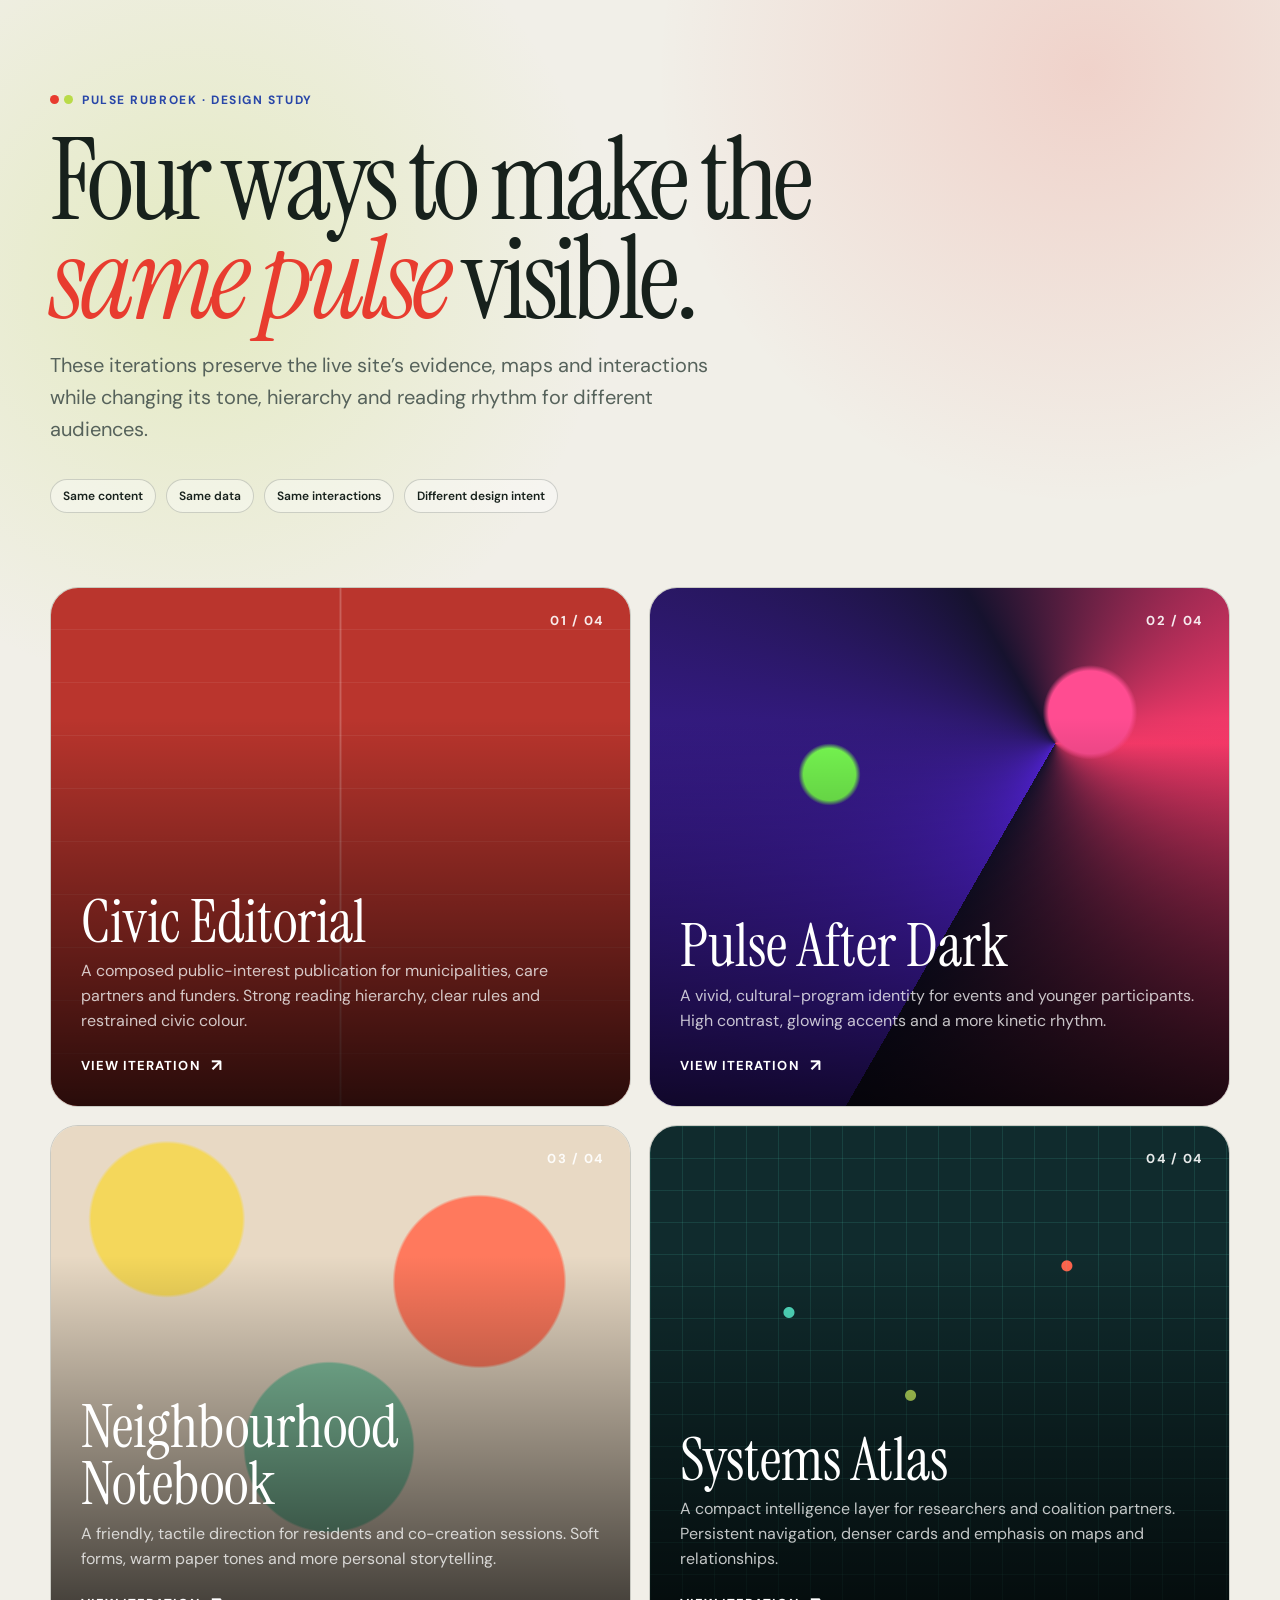
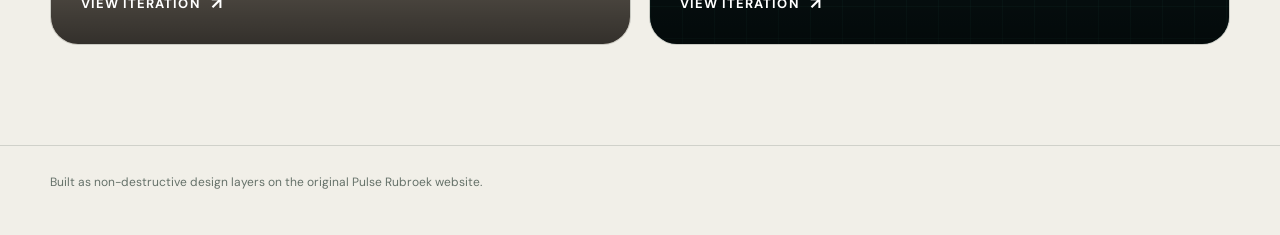
<file: index.html>
<!doctype html>
<html lang="en">
<head>
  <meta charset="utf-8">
  <meta name="viewport" content="width=device-width, initial-scale=1">
  <title>Pulse Rubroek — Design Iterations</title>
  <link rel="preconnect" href="https://fonts.googleapis.com">
  <link rel="preconnect" href="https://fonts.gstatic.com" crossorigin>
  <link href="https://fonts.googleapis.com/css2?family=DM+Sans:wght@400;500;600;700&family=Instrument+Serif:ital@0;1&display=swap" rel="stylesheet">
  <style>
    :root {
      --ink: #17211c;
      --paper: #f1efe8;
      --red: #e83c2f;
      --blue: #2846a8;
      --lime: #b9db48;
    }
    * { box-sizing: border-box; }
    html { scroll-behavior: smooth; }
    body {
      margin: 0;
      background:
        radial-gradient(circle at 15% 15%, rgba(185,219,72,.24), transparent 26rem),
        radial-gradient(circle at 85% 4%, rgba(232,60,47,.16), transparent 27rem),
        var(--paper);
      color: var(--ink);
      font-family: "DM Sans", sans-serif;
    }
    a { color: inherit; }
    .wrap { width: min(1180px, calc(100% - 40px)); margin: 0 auto; }
    header { padding: 88px 0 54px; }
    .eyebrow {
      display: inline-flex;
      align-items: center;
      gap: 9px;
      color: var(--blue);
      font-size: 12px;
      font-weight: 700;
      letter-spacing: .13em;
      text-transform: uppercase;
    }
    .eyebrow::before {
      content: "";
      width: 9px;
      height: 9px;
      border-radius: 50%;
      background: var(--red);
      box-shadow: 14px 0 0 var(--lime);
      margin-right: 14px;
    }
    h1 {
      max-width: 900px;
      margin: 22px 0 20px;
      font-family: "Instrument Serif", serif;
      font-size: clamp(54px, 9vw, 116px);
      font-weight: 400;
      line-height: .86;
      letter-spacing: -.045em;
    }
    h1 em { color: var(--red); font-weight: 400; }
    .intro {
      max-width: 680px;
      margin: 0;
      color: #56625b;
      font-size: clamp(16px, 2vw, 20px);
      line-height: 1.6;
    }
    .legend {
      display: flex;
      flex-wrap: wrap;
      gap: 10px;
      margin-top: 34px;
    }
    .legend span {
      padding: 8px 12px;
      border: 1px solid rgba(23,33,28,.18);
      border-radius: 999px;
      background: rgba(255,255,255,.38);
      font-size: 12px;
      font-weight: 600;
    }
    main { padding: 20px 0 100px; }
    .grid {
      display: grid;
      grid-template-columns: repeat(2, minmax(0, 1fr));
      gap: 18px;
    }
    .card {
      position: relative;
      min-height: 520px;
      overflow: hidden;
      border: 1px solid rgba(23,33,28,.18);
      border-radius: 28px;
      text-decoration: none;
      isolation: isolate;
      transition: transform .35s cubic-bezier(.2,.8,.2,1), box-shadow .35s ease;
    }
    .card:hover {
      transform: translateY(-7px) rotate(-.3deg);
      box-shadow: 0 28px 70px rgba(32,38,34,.16);
    }
    .card:nth-child(even):hover { transform: translateY(-7px) rotate(.3deg); }
    .card-bg {
      position: absolute;
      inset: 0;
      z-index: -2;
    }
    .card::after {
      content: "";
      position: absolute;
      inset: 0;
      z-index: -1;
      background: linear-gradient(180deg, transparent 25%, rgba(0,0,0,.78));
    }
    .card-content {
      position: absolute;
      inset: auto 0 0;
      padding: 30px;
      color: white;
    }
    .number {
      position: absolute;
      top: 24px;
      right: 26px;
      color: rgba(255,255,255,.9);
      font-size: 13px;
      font-weight: 700;
      letter-spacing: .12em;
    }
    .card h2 {
      margin: 0 0 8px;
      font-family: "Instrument Serif", serif;
      font-size: clamp(36px, 5vw, 60px);
      font-weight: 400;
      line-height: .96;
    }
    .card p {
      max-width: 48ch;
      margin: 0 0 20px;
      color: rgba(255,255,255,.76);
      line-height: 1.55;
    }
    .open {
      display: inline-flex;
      align-items: center;
      gap: 10px;
      font-size: 13px;
      font-weight: 700;
      text-transform: uppercase;
      letter-spacing: .08em;
    }
    .open::after { content: "↗"; font-size: 17px; }
    .editorial .card-bg {
      background:
        linear-gradient(90deg, transparent 49.7%, rgba(255,255,255,.22) 50%, transparent 50.3%),
        repeating-linear-gradient(0deg, transparent 0 52px, rgba(255,255,255,.13) 53px),
        #ba352d;
    }
    .night .card-bg {
      background:
        radial-gradient(circle at 76% 24%, #ff4c91 0 7%, transparent 8%),
        radial-gradient(circle at 31% 36%, #7aff53 0 5%, transparent 6%),
        conic-gradient(from 210deg at 70% 30%, #5323d8, #16122e, #ff3b6c, #16122e);
    }
    .neighbourhood .card-bg {
      background:
        radial-gradient(circle at 20% 18%, #f4d75b 0 12%, transparent 12.5%),
        radial-gradient(circle at 74% 30%, #ff795d 0 15%, transparent 15.5%),
        radial-gradient(circle at 48% 62%, #86c7a4 0 19%, transparent 19.5%),
        #e8d9c4;
    }
    .atlas .card-bg {
      background:
        linear-gradient(rgba(83,228,197,.12) 1px, transparent 1px),
        linear-gradient(90deg, rgba(83,228,197,.12) 1px, transparent 1px),
        radial-gradient(circle at 72% 27%, #ff644d 0 5px, transparent 6px),
        radial-gradient(circle at 45% 52%, #c7ef63 0 5px, transparent 6px),
        radial-gradient(circle at 24% 36%, #53e4c5 0 5px, transparent 6px),
        #102b2d;
      background-size: 32px 32px, 32px 32px, auto, auto, auto, auto;
    }
    footer {
      padding: 28px 0 45px;
      border-top: 1px solid rgba(23,33,28,.15);
      color: #657169;
      font-size: 12px;
    }
    @media (max-width: 760px) {
      header { padding-top: 58px; }
      .grid { grid-template-columns: 1fr; }
      .card { min-height: 430px; }
    }
  </style>
</head>
<body>
  <header class="wrap">
    <div class="eyebrow">Pulse Rubroek · design study</div>
    <h1>Four ways to make the <em>same pulse</em> visible.</h1>
    <p class="intro">These iterations preserve the live site’s evidence, maps and interactions while changing its tone, hierarchy and reading rhythm for different audiences.</p>
    <div class="legend">
      <span>Same content</span>
      <span>Same data</span>
      <span>Same interactions</span>
      <span>Different design intent</span>
    </div>
  </header>
  <main class="wrap">
    <div class="grid">
      <a class="card editorial" href="variants/editorial.html">
        <div class="card-bg"></div><span class="number">01 / 04</span>
        <div class="card-content">
          <h2>Civic Editorial</h2>
          <p>A composed public-interest publication for municipalities, care partners and funders. Strong reading hierarchy, clear rules and restrained civic colour.</p>
          <span class="open">View iteration</span>
        </div>
      </a>
      <a class="card night" href="variants/night.html">
        <div class="card-bg"></div><span class="number">02 / 04</span>
        <div class="card-content">
          <h2>Pulse After Dark</h2>
          <p>A vivid, cultural-program identity for events and younger participants. High contrast, glowing accents and a more kinetic rhythm.</p>
          <span class="open">View iteration</span>
        </div>
      </a>
      <a class="card neighbourhood" href="variants/neighbourhood.html">
        <div class="card-bg"></div><span class="number">03 / 04</span>
        <div class="card-content">
          <h2>Neighbourhood Notebook</h2>
          <p>A friendly, tactile direction for residents and co-creation sessions. Soft forms, warm paper tones and more personal storytelling.</p>
          <span class="open">View iteration</span>
        </div>
      </a>
      <a class="card atlas" href="variants/atlas.html">
        <div class="card-bg"></div><span class="number">04 / 04</span>
        <div class="card-content">
          <h2>Systems Atlas</h2>
          <p>A compact intelligence layer for researchers and coalition partners. Persistent navigation, denser cards and emphasis on maps and relationships.</p>
          <span class="open">View iteration</span>
        </div>
      </a>
    </div>
  </main>
  <footer><div class="wrap">Built as non-destructive design layers on the original Pulse Rubroek website.</div></footer>
</body>
</html>
</file>
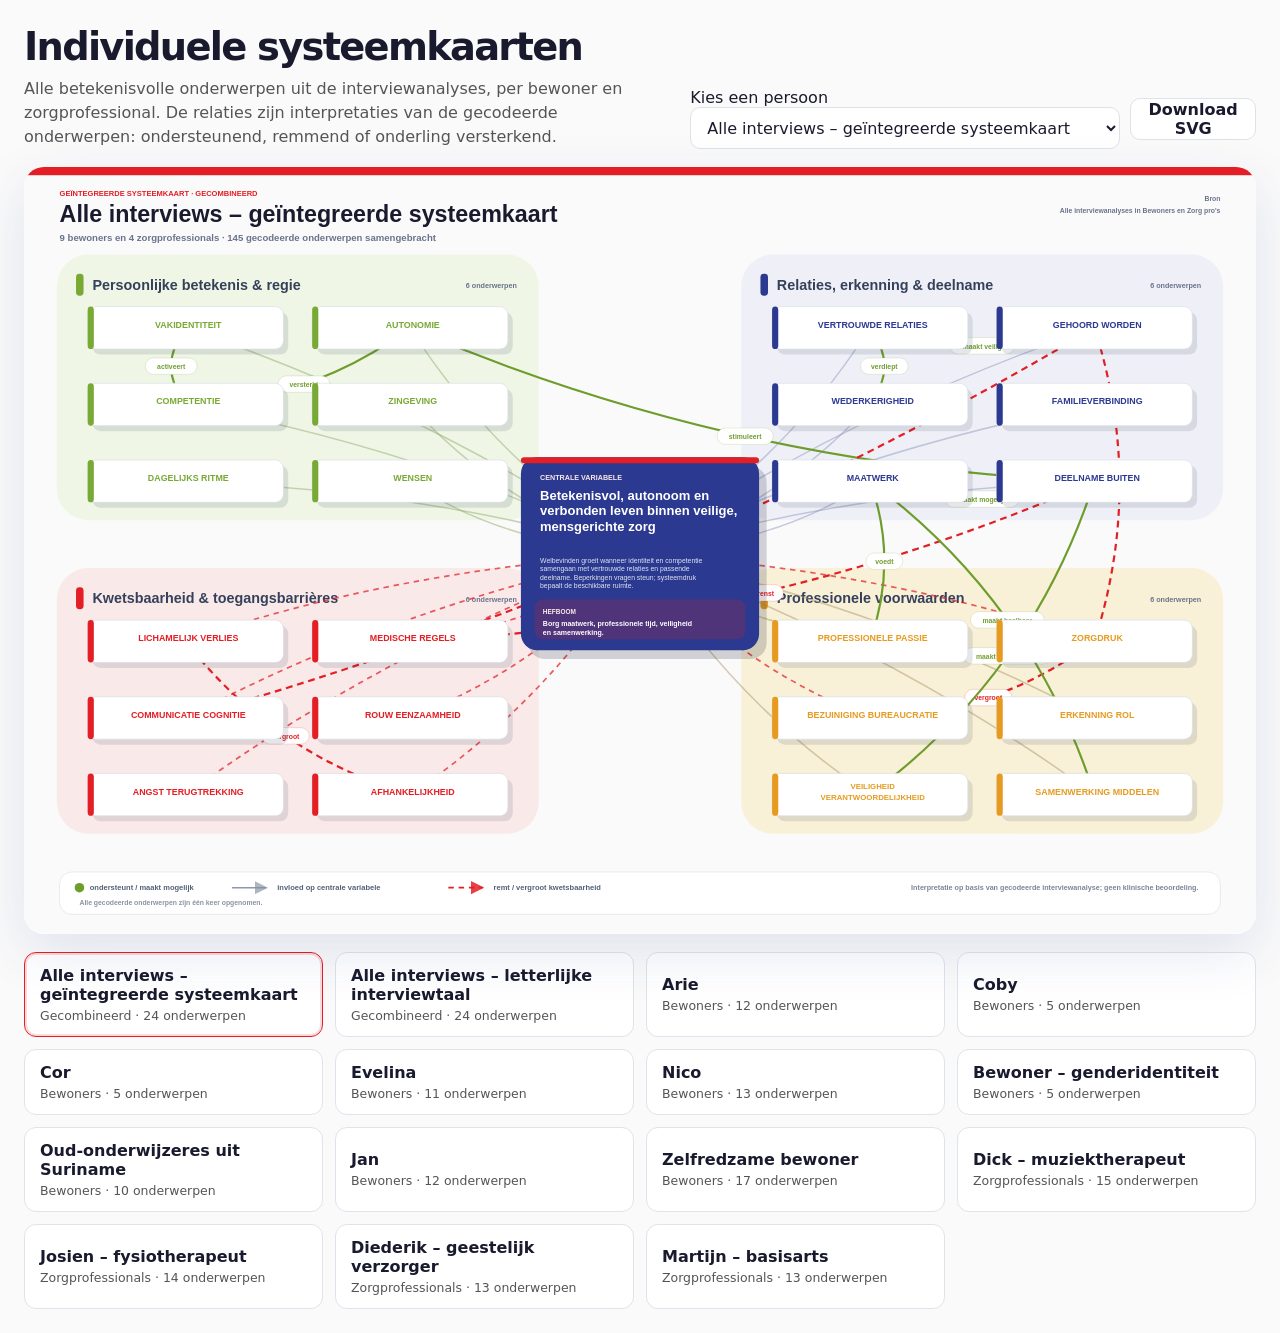
<file: source/individual-system-maps/index.html>
<!doctype html>
<html lang="nl">
  <head>
    <meta charset="utf-8" />
    <meta name="viewport" content="width=device-width, initial-scale=1" />
    <title>Individuele systeemkaarten – bewoners en zorgprofessionals</title>
    <link rel="stylesheet" href="styles.css" />
  </head>
  <body>
    <main class="atlas">
      <header class="atlas-header">
        <div class="atlas-title">
          <h1>Individuele systeemkaarten</h1>
          <p>
            Alle betekenisvolle onderwerpen uit de interviewanalyses, per bewoner en
            zorgprofessional. De relaties zijn interpretaties van de gecodeerde onderwerpen:
            ondersteunend, remmend of onderling versterkend.
          </p>
        </div>
        <div class="atlas-controls">
          <label>
            <span class="sr-only">Kies een persoon</span>
            <select id="mapSelect" aria-label="Kies een persoon"></select>
          </label>
          <button id="downloadSvg" type="button">Download SVG</button>
        </div>
      </header>
      <section class="map-workspace">
        <div class="map-stage" id="mapStage" aria-live="polite"></div>
        <aside class="detail-panel" id="detailPanel" hidden aria-live="polite" aria-label="Onderwerpinformatie">
          <button class="detail-close" id="detailClose" type="button" aria-label="Sluit onderwerpinformatie">×</button>
          <p class="detail-kicker" id="detailTheme"></p>
          <h2 id="detailTitle"></h2>
          <p class="detail-meaning" id="detailMeaning"></p>
          <section class="detail-context">
            <h3>Interviewcontext</h3>
            <p class="detail-context-person" id="detailContextPerson"></p>
            <p id="detailContext"></p>
          </section>
          <dl class="detail-facts">
            <div id="detailAnalyticalRow">
              <dt>Analytische systeemterm</dt>
              <dd id="detailAnalytical"></dd>
            </div>
            <div>
              <dt>Invloed</dt>
              <dd id="detailInfluence"></dd>
            </div>
            <div>
              <dt>Centrale variabele</dt>
              <dd id="detailCenter"></dd>
            </div>
          </dl>
          <section class="detail-relations" id="detailRelationsSection">
            <h3>Verbonden relaties</h3>
            <ul id="detailRelations"></ul>
          </section>
          <p class="detail-source" id="detailSource"></p>
        </aside>
      </section>
      <nav class="map-index" id="mapIndex" aria-label="Alle systeemkaarten"></nav>
    </main>
    <script src="maps-data.js"></script>
    <script src="app.js"></script>
  </body>
</html>
</file>
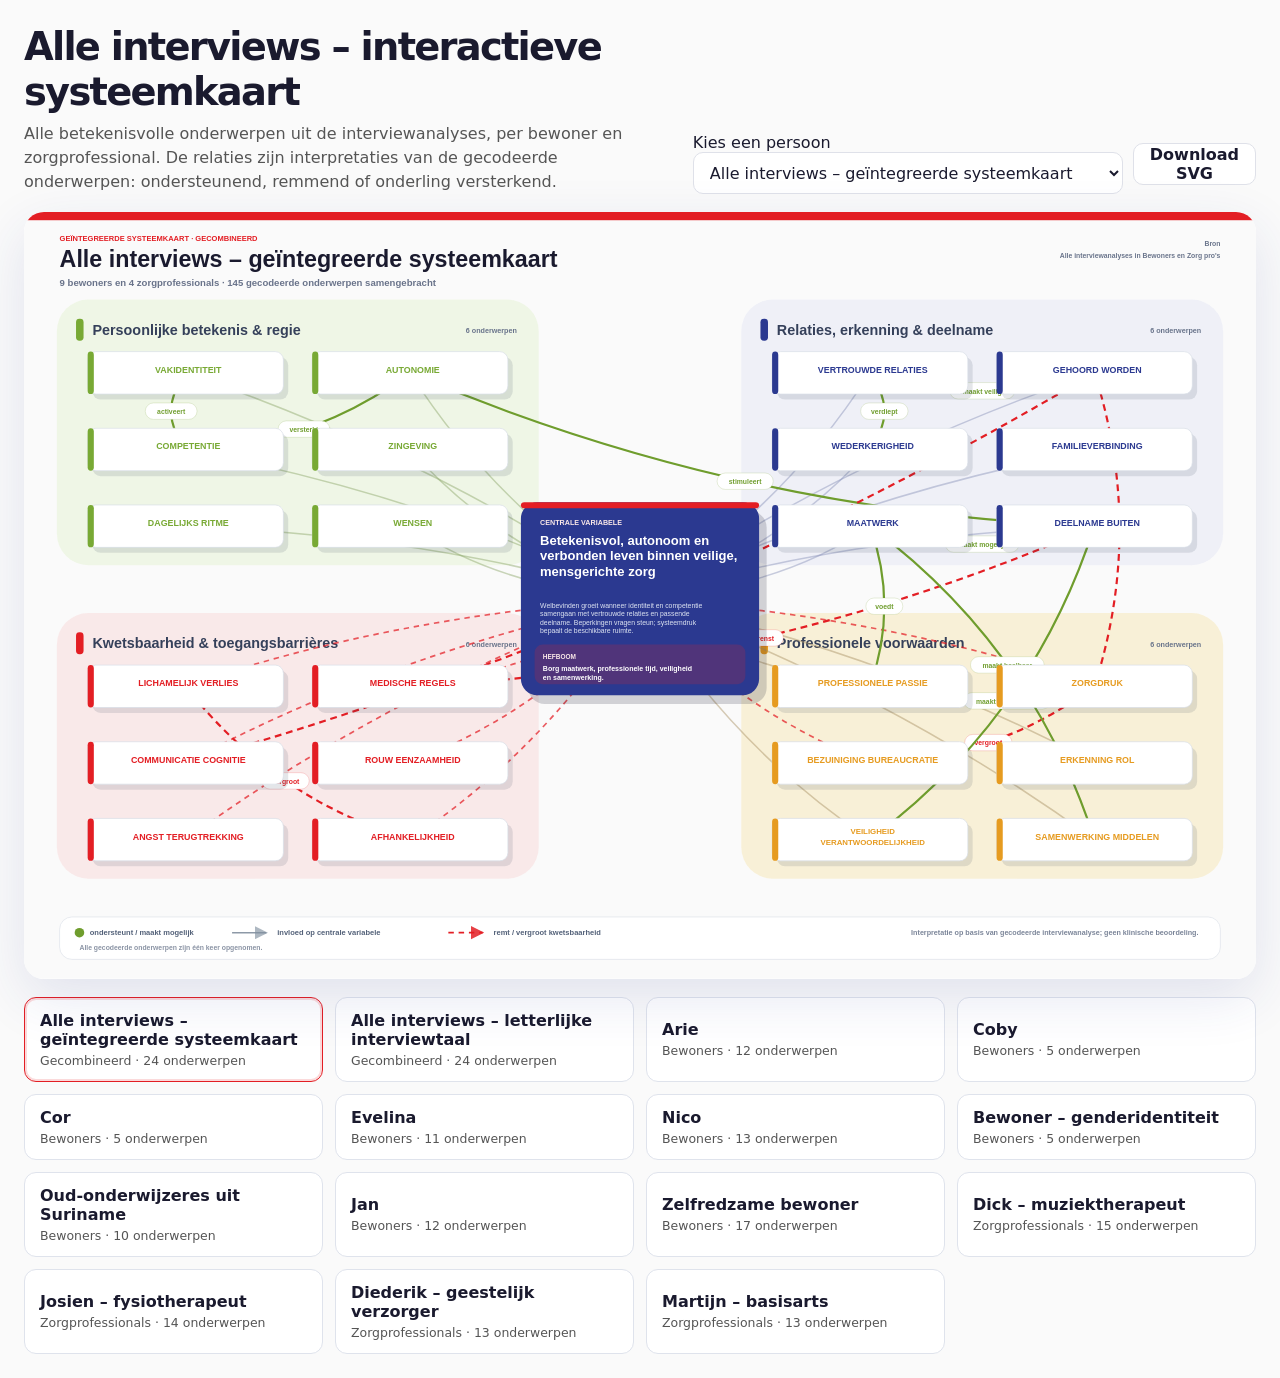
<file: source/individual-system-maps/Combined_System_Map_Interactive.html>
<!doctype html>
<html lang="nl">
  <head>
    <meta charset="utf-8" />
    <meta name="viewport" content="width=device-width, initial-scale=1" />
    <title>Alle interviews – interactieve systeemkaart</title>
    <style>
:root {
  color-scheme: light;
  font-family: Inter, ui-sans-serif, system-ui, -apple-system, BlinkMacSystemFont, "Segoe UI", sans-serif;
  --ink: #1a1a2e;
  --muted: #555555;
  --navy: #2b3990;
  --aqua: #e31e24;
  --surface: #ffffff;
  --line: #a8b2bf;
  --danger: #e31e24;
}

* {
  box-sizing: border-box;
}

html,
body {
  margin: 0;
  min-height: 100%;
  background: #fafafa;
  color: var(--ink);
}

body {
  padding: 24px;
}

button,
select {
  font: inherit;
}

.atlas {
  max-width: 1800px;
  margin: 0 auto;
}

.atlas-header {
  display: flex;
  align-items: end;
  justify-content: space-between;
  gap: 24px;
  margin-bottom: 18px;
}

.atlas-title h1 {
  margin: 0;
  font-size: clamp(1.7rem, 3vw, 3rem);
  letter-spacing: -0.045em;
}

.atlas-title p {
  max-width: 850px;
  margin: 8px 0 0;
  color: var(--muted);
  line-height: 1.5;
}

.atlas-controls {
  display: flex;
  align-items: center;
  gap: 10px;
}

.atlas-controls select,
.atlas-controls button {
  min-height: 42px;
  border: 1px solid #dfe1e9;
  border-radius: 10px;
  background: white;
  color: var(--ink);
}

.atlas-controls select {
  min-width: 320px;
  padding: 0 12px;
}

.atlas-controls button {
  padding: 0 16px;
  font-weight: 750;
  cursor: pointer;
}

.map-workspace {
  position: relative;
}

.map-stage {
  overflow: auto;
  border-radius: 20px;
  background: white;
  box-shadow: 0 18px 55px rgba(43, 57, 144, 0.12);
}

.map-stage svg {
  display: block;
  width: 100%;
  min-width: 1200px;
  height: auto;
}

.map-node {
  cursor: pointer;
  outline: none;
}

.map-node .node-card {
  transition: stroke 150ms ease, stroke-width 150ms ease, filter 150ms ease;
}

.map-node:hover .node-card,
.map-node:focus .node-card,
.map-node.selected .node-card {
  stroke: #e31e24;
  stroke-width: 3;
  filter: drop-shadow(0 5px 8px rgba(227, 30, 36, 0.18));
}

.map-stage .map-node,
.map-stage .map-connection {
  transition: opacity 180ms ease, filter 180ms ease;
}

.map-stage.connection-focus .map-node,
.map-stage.connection-focus .map-connection {
  opacity: 0.1;
}

.map-stage.connection-focus .map-node.connection-active,
.map-stage.connection-focus .map-node.selected,
.map-stage.connection-focus .map-connection.connection-active {
  opacity: 1;
}

.map-stage.connection-focus .map-connection.connection-active {
  filter: drop-shadow(0 0 4px rgba(30, 52, 84, 0.3));
}

.map-stage.connection-focus .map-node.connection-active .node-card {
  stroke: #e31e24;
  stroke-width: 2.5;
}

.detail-panel {
  position: absolute;
  z-index: 5;
  top: 18px;
  right: 18px;
  width: min(390px, calc(100% - 36px));
  max-height: calc(100% - 36px);
  overflow: auto;
  padding: 26px;
  border: 1px solid #d9dee8;
  border-radius: 18px;
  background: rgba(255, 255, 255, 0.98);
  box-shadow: 0 22px 60px rgba(31, 43, 68, 0.24);
}

.detail-panel[hidden] {
  display: none;
}

.detail-close {
  position: absolute;
  top: 12px;
  right: 14px;
  width: 34px;
  height: 34px;
  border: 0;
  border-radius: 50%;
  background: #eff1f5;
  color: var(--ink);
  font-size: 1.45rem;
  line-height: 1;
  cursor: pointer;
}

.detail-kicker {
  margin: 0 42px 6px 0;
  color: #e31e24;
  font-size: 0.7rem;
  font-weight: 850;
  letter-spacing: 0.055em;
  text-transform: uppercase;
}

.detail-panel h2 {
  margin: 0;
  font-size: 1.65rem;
  line-height: 1.1;
  letter-spacing: -0.03em;
}

.detail-meaning {
  margin: 14px 0 18px;
  color: #45536d;
  font-size: 1rem;
  line-height: 1.55;
}

.detail-context {
  margin: 0 0 18px;
  padding: 13px 14px;
  border-left: 4px solid #2b3990;
  border-radius: 9px;
  background: #eef0f8;
}

.detail-context h3 {
  margin: 0 0 7px;
  color: #2b3990;
  font-size: 0.72rem;
  font-weight: 850;
  letter-spacing: 0.04em;
  text-transform: uppercase;
}

.detail-context p {
  margin: 0;
  color: #536079;
  font-size: 0.8rem;
  line-height: 1.45;
}

.detail-context .detail-context-person {
  margin-bottom: 5px;
  color: #303d59;
  font-weight: 800;
}

.detail-facts {
  display: grid;
  gap: 10px;
  margin: 0;
}

.detail-facts div {
  padding: 11px 13px;
  border-radius: 10px;
  background: #f3f5f8;
}

.detail-facts dt {
  color: #778197;
  font-size: 0.67rem;
  font-weight: 850;
  letter-spacing: 0.04em;
  text-transform: uppercase;
}

.detail-facts dd {
  margin: 4px 0 0;
  color: var(--ink);
  font-size: 0.87rem;
  font-weight: 700;
  line-height: 1.35;
}

.detail-relations {
  margin-top: 18px;
}

.detail-relations h3 {
  margin: 0 0 8px;
  font-size: 0.85rem;
}

.detail-relations ul {
  display: grid;
  gap: 7px;
  margin: 0;
  padding: 0;
  list-style: none;
}

.detail-relations li {
  padding: 9px 11px;
  border-left: 4px solid #8dc63f;
  border-radius: 7px;
  background: #f6f8fa;
  color: #4b5870;
  font-size: 0.8rem;
  line-height: 1.35;
}

.detail-relations li.negative {
  border-left-color: #e31e24;
}

.detail-source {
  margin: 18px 0 0;
  color: #8992a3;
  font-size: 0.7rem;
  line-height: 1.35;
}

.map-index {
  display: grid;
  grid-template-columns: repeat(auto-fill, minmax(260px, 1fr));
  gap: 12px;
  margin-top: 18px;
}

.map-index button {
  border: 1px solid #dfe3ec;
  border-radius: 12px;
  padding: 13px 15px;
  text-align: left;
  background: white;
  color: var(--ink);
  cursor: pointer;
}

.map-index button.active {
  border-color: var(--aqua);
  box-shadow: inset 0 0 0 2px rgba(227, 30, 36, 0.16);
}

.map-index span {
  display: block;
  margin-top: 4px;
  color: var(--muted);
  font-size: 0.78rem;
}

body.export-mode {
  padding: 0;
  background: white;
}

body.export-mode .atlas-header,
body.export-mode .map-index {
  display: none;
}

body.export-mode .atlas {
  width: 1800px;
  max-width: none;
  margin: 0;
}

body.export-mode .map-stage {
  overflow: hidden;
  border-radius: 0;
  box-shadow: none;
}

body.export-mode .detail-panel {
  display: none;
}

body.export-mode .map-stage svg {
  width: 1800px;
  min-width: 1800px;
  height: 1120px;
}

@media (max-width: 900px) {
  body {
    padding: 12px;
  }

  .atlas-header {
    align-items: stretch;
    flex-direction: column;
  }

  .atlas-controls {
    align-items: stretch;
    flex-direction: column;
  }

  .atlas-controls select {
    min-width: 0;
    width: 100%;
  }

  .detail-panel {
    position: fixed;
    top: auto;
    right: 12px;
    bottom: 12px;
    left: 12px;
    width: auto;
    max-height: 72vh;
  }
}

</style>
  </head>
  <body>
    <main class="atlas">
      <header class="atlas-header">
        <div class="atlas-title">
          <h1>Alle interviews – interactieve systeemkaart</h1>
          <p>
            Alle betekenisvolle onderwerpen uit de interviewanalyses, per bewoner en
            zorgprofessional. De relaties zijn interpretaties van de gecodeerde onderwerpen:
            ondersteunend, remmend of onderling versterkend.
          </p>
        </div>
        <div class="atlas-controls">
          <label>
            <span class="sr-only">Kies een persoon</span>
            <select id="mapSelect" aria-label="Kies een persoon"></select>
          </label>
          <button id="downloadSvg" type="button">Download SVG</button>
        </div>
      </header>
      <section class="map-workspace">
        <div class="map-stage" id="mapStage" aria-live="polite"></div>
        <aside class="detail-panel" id="detailPanel" hidden aria-live="polite" aria-label="Onderwerpinformatie">
          <button class="detail-close" id="detailClose" type="button" aria-label="Sluit onderwerpinformatie">×</button>
          <p class="detail-kicker" id="detailTheme"></p>
          <h2 id="detailTitle"></h2>
          <p class="detail-meaning" id="detailMeaning"></p>
          <section class="detail-context">
            <h3>Interviewcontext</h3>
            <p class="detail-context-person" id="detailContextPerson"></p>
            <p id="detailContext"></p>
          </section>
          <dl class="detail-facts">
            <div id="detailAnalyticalRow">
              <dt>Analytische systeemterm</dt>
              <dd id="detailAnalytical"></dd>
            </div>
            <div>
              <dt>Invloed</dt>
              <dd id="detailInfluence"></dd>
            </div>
            <div>
              <dt>Centrale variabele</dt>
              <dd id="detailCenter"></dd>
            </div>
          </dl>
          <section class="detail-relations" id="detailRelationsSection">
            <h3>Verbonden relaties</h3>
            <ul id="detailRelations"></ul>
          </section>
          <p class="detail-source" id="detailSource"></p>
        </aside>
      </section>
      <nav class="map-index" id="mapIndex" aria-label="Alle systeemkaarten"></nav>
    </main>
    <script>
window.INDIVIDUAL_SYSTEM_MAPS = [
  {
    id: "alle-interviews",
    group: "Gecombineerd",
    name: "Alle interviews – geïntegreerde systeemkaart",
    subtitle: "9 bewoners en 4 zorgprofessionals · 145 gecodeerde onderwerpen samengebracht",
    interviewContext: "De kaart combineert negen bewonersperspectieven en vier professionele perspectieven uit woonzorgcentrum Rubroek. De gesprekken gaan over identiteit, dagelijks leven, relaties, verlies, autonomie, professionele ruimte, veiligheid en mogelijkheden voor betekenisvolle deelname.",
    center: "Betekenisvol, autonoom en verbonden leven binnen veilige, mensgerichte zorg",
    story: "Welbevinden groeit wanneer identiteit en competentie samengaan met vertrouwde relaties en passende deelname. Beperkingen vragen steun; systeemdruk bepaalt de beschikbare ruimte.",
    leverage: "Borg maatwerk, professionele tijd, veiligheid en samenwerking.",
    source: "Alle interviewanalyses in Bewoners en Zorg pro's",
    coverage: {
      interviews: 13,
      residents: 9,
      professionals: 4,
      codedSubjects: 145
    },
    themes: [
      {
        title: "Persoonlijke betekenis & regie",
        tone: "strength",
        items: [
          { code: "VAKIDENTITEIT", meaning: "Werk, vakkennis en levensrollen blijven bronnen van waardigheid" },
          { code: "AUTONOMIE", meaning: "Zelf kiezen, grenzen stellen en niet onnodig geholpen worden" },
          { code: "COMPETENTIE", meaning: "Maken, leren, regelen en kennis overdragen geven eigenwaarde" },
          { code: "ZINGEVING", meaning: "Geloof, waarden, ethiek en levensverhalen dragen betekenis" },
          { code: "DAGELIJKS_RITME", meaning: "Muziek, nieuws, sport, eten en handwerk structureren de dag" },
          { code: "WENSEN", meaning: "Concrete verlangens openen energie: buiten, vissen, tuin, trein of uitje" }
        ]
      },
      {
        title: "Relaties, erkenning & deelname",
        tone: "relation",
        items: [
          { code: "VERTROUWDE_RELATIES", meaning: "Een vaste vriend, begeleider of professional maakt contact veilig" },
          { code: "GEHOORD_WORDEN", meaning: "Serieus luisteren voorkomt dat verdriet en signalen worden weggewuifd" },
          { code: "WEDERKERIGHEID", meaning: "Bewoners willen bijdragen, jongeren ontmoeten en niet alleen ontvangen" },
          { code: "FAMILIEVERBINDING", meaning: "Familie geeft warmte, maar afstand en weinig bezoek veroorzaken gemis" },
          { code: "MAATWERK", meaning: "Aansluiten bij persoon, cultuur, identiteit en interesse maakt contact betekenisvol" },
          { code: "DEELNAME_BUITEN", meaning: "Naar buiten en meedoen verbinden bewoners opnieuw met het gewone leven" }
        ]
      },
      {
        title: "Kwetsbaarheid & toegangsbarrières",
        tone: "barrier",
        items: [
          { code: "LICHAMELIJK_VERLIES", meaning: "Verlamming, letsel en ouderdom beperken kunnen en bereik" },
          { code: "MEDISCHE_REGELS", meaning: "Medicatie, indicaties en veiligheidsregels begrenzen vrijheid" },
          { code: "COMMUNICATIE_COGNITIE", meaning: "Afasie, geheugenverlies en cognitieve verschillen vragen geduld" },
          { code: "ROUW_EENZAAMHEID", meaning: "Verlies, familieafstand en weinig gelijkwaardig contact verkleinen de wereld" },
          { code: "ANGST_TERUGTREKKING", meaning: "Angst, krenking en afweer verminderen vragen en deelnemen" },
          { code: "AFHANKELIJKHEID", meaning: "Toegang tot identiteit, buitenwereld en activiteiten hangt vaak van anderen af" }
        ]
      },
      {
        title: "Professionele voorwaarden",
        tone: "opportunity",
        items: [
          { code: "PROFESSIONELE_PASSIE", meaning: "Professionals leven op wanneer hun vak zichtbaar verschil maakt" },
          { code: "ZORGDRUK", meaning: "Werkdruk, personeelstekort en versnippering breken aandacht", polarity: "negative" },
          { code: "BEZUINIGING_BUREAUCRATIE", meaning: "Afbouw en systemen vernauwen tijd, toegang en professioneel oordeel", polarity: "negative" },
          { code: "ERKENNING_ROL", meaning: "Vakpositie en heldere rollen maken eigenaarschap mogelijk" },
          { code: "VEILIGHEID_VERANTWOORDELIJKHEID", meaning: "Duidelijke medische grenzen maken deelname verantwoord" },
          { code: "SAMENWERKING_MIDDELEN", meaning: "Wijkpartners, vrijwilligers, klein budget en disciplines maken maatwerk haalbaar" }
        ]
      }
    ],
    crossLinks: [
      { from: "VAKIDENTITEIT", to: "COMPETENTIE", polarity: "positive", label: "activeert" },
      { from: "COMPETENTIE", to: "AUTONOMIE", polarity: "positive", label: "versterkt" },
      { from: "AUTONOMIE", to: "DEELNAME_BUITEN", polarity: "positive", label: "stimuleert" },
      { from: "VERTROUWDE_RELATIES", to: "GEHOORD_WORDEN", polarity: "positive", label: "maakt veilig" },
      { from: "WEDERKERIGHEID", to: "VERTROUWDE_RELATIES", polarity: "positive", label: "verdiept" },
      { from: "MAATWERK", to: "DEELNAME_BUITEN", polarity: "positive", label: "maakt mogelijk" },
      { from: "LICHAMELIJK_VERLIES", to: "AFHANKELIJKHEID", polarity: "negative", label: "vergroot" },
      { from: "MEDISCHE_REGELS", to: "DEELNAME_BUITEN", polarity: "negative", label: "begrenst" },
      { from: "COMMUNICATIE_COGNITIE", to: "GEHOORD_WORDEN", polarity: "negative", label: "bemoeilijkt" },
      { from: "PROFESSIONELE_PASSIE", to: "MAATWERK", polarity: "positive", label: "voedt" },
      { from: "ZORGDRUK", to: "GEHOORD_WORDEN", polarity: "negative", label: "breekt aandacht" },
      { from: "BEZUINIGING_BUREAUCRATIE", to: "ZORGDRUK", polarity: "negative", label: "vergroot" },
      { from: "VEILIGHEID_VERANTWOORDELIJKHEID", to: "DEELNAME_BUITEN", polarity: "positive", label: "maakt verantwoord" },
      { from: "SAMENWERKING_MIDDELEN", to: "MAATWERK", polarity: "positive", label: "maakt haalbaar" }
    ]
  },
  {
    id: "arie",
    group: "Bewoners",
    name: "Arie",
    subtitle: "Bloemist, ondernemer en zelfstandig stadsmens",
    interviewContext: "Man op hoge leeftijd, ruim twee jaar in het woonzorgcentrum. Hij werkte 45 jaar als bloemist in Rotterdam en bezat zeven winkels. Na een ongeluk met een hond raakte zijn been onherstelbaar beschadigd. Hij gaat nog dagelijks zelfstandig met de scootmobiel de stad in; zijn vrouw woont in Almere en zijn kinderen komen weinig.",
    center: "Eigen regie, vakmanschap en actieve deelname",
    story: "Arie leeft op wanneer hij kan handelen, vertellen en zelf op pad kan. Het ongeluk beperkte zijn bewegingsvrijheid, maar zijn identiteit blijft die van een regelaar en kenner.",
    leverage: "Laat hem meedoen, uitleggen en liefst iets regelen.",
    source: "Interviewanalyse_Arie_Bloemist.docx",
    themes: [
      {
        title: "Vakidentiteit & regie",
        tone: "strength",
        items: [
          { code: "BLOEMEN", meaning: "45 jaar vakkennis, handel en trots" },
          { code: "HANDEL", meaning: "Ondernemerschap geeft vrijheid en regie" },
          { code: "TEVREDENHEID", meaning: "Berusting én het gevoel alles te hebben gedaan" }
        ]
      },
      {
        title: "Relaties & generatie",
        tone: "relation",
        items: [
          { code: "KINDEREN", meaning: "Trots, maar weinig bezoek en beschermende vlakheid", polarity: "negative" },
          { code: "ECHTGENOTE", meaning: "Contact op afstand; gemis blijft onbesproken", polarity: "negative" },
          { code: "JEUGD", meaning: "Meeleven met vaderloosheid; sterk arbeidsethos" }
        ]
      },
      {
        title: "Verlies & dagelijkse grenzen",
        tone: "barrier",
        items: [
          { code: "ONGELUK", meaning: "Breuklijn: beschadigd been en opname" },
          { code: "REIZEN", meaning: "Glansperiode die lichamelijk niet meer kan" },
          { code: "ETEN", meaning: "Klein dagelijks ongenoegen dat hij zelf oplost" }
        ]
      },
      {
        title: "Wensen & deelname",
        tone: "opportunity",
        items: [
          { code: "VEILING", meaning: "Trots én concrete wens om terug te gaan" },
          { code: "BUITEN", meaning: "Dagelijks stadsleven houdt zijn identiteit levend" },
          { code: "UITJE", meaning: "Eten, bingo en samen fantaseren activeren wensen" }
        ]
      }
    ],
    crossLinks: [
      { from: "BLOEMEN", to: "VEILING", polarity: "positive", label: "activeert" },
      { from: "ONGELUK", to: "REIZEN", polarity: "negative", label: "beperkt" },
      { from: "BUITEN", to: "TEVREDENHEID", polarity: "positive", label: "behoudt regie" }
    ]
  },
  {
    id: "coby",
    group: "Bewoners",
    name: "Coby",
    subtitle: "Bewoner met afasie, één functionele hand en liefde voor buiten",
    interviewContext: "Coby woont al ongeveer 10–15 jaar in het woonzorgcentrum. Ze heeft ernstige woordvindproblemen en één functionele hand, waarmee ze nog breit. Buiten zijn, wandelen en boodschappen doen geven haar zichtbaar plezier. Voor grotere uitstappen heeft ze fysiek sterke, positieve en geduldige begeleiding nodig.",
    center: "Eigenwaarde door buiten zijn en vertrouwd contact",
    story: "Coby zoekt verbinding, maar alleen op een geduldige en positieve manier die haar competentie intact laat. Buiten zijn is de duidelijkste bron van welbevinden.",
    leverage: "Een vaste, sterke en geduldige begeleider voor korte uitstappen.",
    source: "Interviewanalyse_Coby_en_Cor.docx",
    themes: [
      {
        title: "Competentie & eigen grens",
        tone: "strength",
        items: [
          { code: "BREIEN", meaning: "Trots op wat met één hand nog kan; samen hoeft niet" }
        ]
      },
      {
        title: "Vertrouwd contact",
        tone: "relation",
        items: [
          { code: "CAMILLE", meaning: "Sterk, positief en geduldig contact schept vertrouwen" }
        ]
      },
      {
        title: "Communicatiedrempel",
        tone: "barrier",
        items: [
          { code: "AFASIE", meaning: "Woorden zoeken vraagt tijd en aandacht van de ander" }
        ]
      },
      {
        title: "Buitenwereld & wens",
        tone: "opportunity",
        items: [
          { code: "BUITEN", meaning: "Wandelen en boodschappen zijn kern van welbevinden" },
          { code: "DIERENTUIN", meaning: "Grootste concrete wens; fysieke begeleiding nodig" }
        ]
      }
    ],
    crossLinks: [
      { from: "CAMILLE", to: "BUITEN", polarity: "positive", label: "maakt veilig" },
      { from: "CAMILLE", to: "DIERENTUIN", polarity: "positive", label: "maakt mogelijk" },
      { from: "AFASIE", to: "CAMILLE", polarity: "negative", label: "vraagt geduld" }
    ]
  },
  {
    id: "cor",
    group: "Bewoners",
    name: "Cor",
    subtitle: "Zelfredzame modelbouwer met een duidelijke voorkeur voor alleen",
    interviewContext: "Cor woont al ongeveer 10–15 jaar in het woonzorgcentrum en is geboren in Rotterdam. Hij doet vrijwel alles zelfstandig, bouwt modellen op zijn kamer en gaat alleen naar buiten. Hij wijst groepscontact en hulp meestal af; vissen is de enige concrete activiteit waarvoor hij samenwerking zou accepteren.",
    center: "Autonomie zonder sociale druk",
    story: "Cor wijst opgelegde verbinding af. Zijn welbevinden zit in zelfstandigheid en eigen bezigheden; vissen is de ene concrete opening voor samenwerking.",
    leverage: "Respecteer het nee en sluit alleen aan bij een zelfgekozen doel.",
    source: "Interviewanalyse_Coby_en_Cor.docx",
    themes: [
      {
        title: "Autonomie & identiteit",
        tone: "strength",
        items: [
          { code: "ALLEEN", meaning: "Zelfredzaamheid en liever zelfstandig handelen" },
          { code: "MODELBOUW", meaning: "Eigen bezigheid en stille bron van trots" }
        ]
      },
      {
        title: "Sociale grenzen",
        tone: "relation",
        items: [
          { code: "AFWEER", meaning: "Humor en terugkaatsen beschermen tegen gevoelsvragen", polarity: "negative" }
        ]
      },
      {
        title: "Veranderde omgeving",
        tone: "barrier",
        items: [
          { code: "BUURT", meaning: "De vroegere buurt voelt veranderd en trekt niet meer" }
        ]
      },
      {
        title: "Voorwaardelijke opening",
        tone: "opportunity",
        items: [
          { code: "VISSEN", meaning: "Enige doel waarvoor hij samenwerking accepteert" }
        ]
      }
    ],
    crossLinks: [
      { from: "AFWEER", to: "ALLEEN", polarity: "positive", label: "beschermt" },
      { from: "VISSEN", to: "ALLEEN", polarity: "negative", label: "opent tijdelijk" },
      { from: "MODELBOUW", to: "ALLEEN", polarity: "positive", label: "ondersteunt" }
    ]
  },
  {
    id: "evelina",
    group: "Bewoners",
    name: "Evelina",
    subtitle: "Weduwe, rolstoelgebruiker en maker met behoefte aan lichtheid",
    interviewContext: "Evelina woont drie jaar in het woonzorgcentrum en gebruikt een rolstoel. Ze verzorgde jarenlang haar zieke man tot zijn overlijden. Ze heeft geen broers of zussen en ontvangt vooral bezoek van één goede vriendin. De dag vóór het interview liet ze haar eerste tatoeage zetten.",
    center: "Gezien worden, lachen en even naar buiten",
    story: "Evelina draagt zwaar verdriet én een krachtige behoefte aan lichtheid. Haar sociale wereld is klein; één vertrouwde relatie en korte persoonlijke momenten hebben daarom veel gewicht.",
    leverage: "Eén-op-één wandelen, humor en serieus luisteren naar zorgsignalen.",
    source: "Interviewanalyse_Evelina.docx",
    themes: [
      {
        title: "Lichtheid & identiteit",
        tone: "strength",
        items: [
          { code: "TATOEAGE", meaning: "Doorbraak, vreugde en trots op een nieuwe ervaring" },
          { code: "LACHEN", meaning: "Samen lachen is een expliciete levensbehoefte" },
          { code: "HANDWERK", meaning: "Herkenbare activiteit en blijvende competentie" },
          { code: "KOKEN", meaning: "Herinnering, groepsdeelname en kunnen meehelpen" }
        ]
      },
      {
        title: "Dragende relaties & zingeving",
        tone: "relation",
        items: [
          { code: "VRIENDIN", meaning: "Enige bezoek en belangrijkste sociale steun" },
          { code: "GELOOF", meaning: "Bron van steun; dominee als gewenste vertrouwenspersoon" },
          { code: "JEUGD", meaning: "Wederkerige kijk: jongeren mogen hulp vragen én helpen" }
        ]
      },
      {
        title: "Verdriet & niet gehoord",
        tone: "barrier",
        items: [
          { code: "ROUW", meaning: "Overleden man en zware jaren van mantelzorg" },
          { code: "GEHOORD", meaning: "Een beladen zorgsignaal wordt door anderen weggewuifd" },
          { code: "MOPPEREN", meaning: "Negativiteit van medebewoners drukt de dag" }
        ]
      },
      {
        title: "Belangrijkste wens",
        tone: "opportunity",
        items: [
          { code: "BUITEN", meaning: "Al is het maar een uur: wandelen en eruit zijn" }
        ]
      }
    ],
    crossLinks: [
      { from: "VRIENDIN", to: "TATOEAGE", polarity: "positive", label: "maakt mogelijk" },
      { from: "BUITEN", to: "LACHEN", polarity: "positive", label: "geeft lichtheid" },
      { from: "GEHOORD", to: "ROUW", polarity: "negative", label: "laat vastzitten" }
    ]
  },
  {
    id: "nico",
    group: "Bewoners",
    name: "Nico",
    subtitle: "Muziekliefhebber en voormalig medewerker sociale werkplaats",
    interviewContext: "Nico is ongeveer 72 jaar, woont in het woonzorgcentrum en werkte vroeger administratief bij een sociale werkplaats. Hij is deels verlamd, gebruikt een rolstoel en heeft geheugenproblemen. Hij is ongetrouwd, heeft geen kinderen en verloor zijn ouders en zus; een broer woont in Portugal.",
    center: "Veilige regie tussen verlies en plezier",
    story: "Nico's wereld wordt kleiner door lichamelijk verlies, geheugenproblemen en angst. Muziek, bewegen en waardering voor jonge zorgverleners openen juist contact en eigenwaarde.",
    leverage: "Vast, veilig contact via muziek, bewegen en iets mogen uitleggen.",
    source: "Interviewanalyse_Laurens_Rubroek_1.docx",
    themes: [
      {
        title: "Identiteit & plezier",
        tone: "strength",
        items: [
          { code: "MUZIEK", meaning: "LP's en luisteren brengen directe levendigheid" },
          { code: "MODELBOUW", meaning: "Trots op vroeger maken; verlies van fijne motoriek" },
          { code: "BEWEGEN", meaning: "Fietsen en fysiotherapie geven plezier en trots" },
          { code: "SCHOOL", meaning: "Warme herinnering die door vergeetachtigheid heen breekt" }
        ]
      },
      {
        title: "Relaties & waardering",
        tone: "relation",
        items: [
          { code: "WAARDERING", meaning: "Sterke warmte voor jonge zorgverleners en stagiaires" },
          { code: "FAMILIE", meaning: "Foto's verbinden met broer, nichtje en overleden zus" }
        ]
      },
      {
        title: "Verlies & kwetsbaarheid",
        tone: "barrier",
        items: [
          { code: "VERLIES", meaning: "Ouders en zus overleden" },
          { code: "VAL", meaning: "Traumatische breuklijn en redding door nichtje" },
          { code: "LICHAAM", meaning: "Verlamming en verlies van fijne motoriek" },
          { code: "GEHEUGEN", meaning: "Namen en details verdwijnen; terugtrekking volgt" },
          { code: "EENZAAMHEID", meaning: "Alleen-zijn wordt verdedigend gerechtvaardigd" }
        ]
      },
      {
        title: "Regie & veilige deelname",
        tone: "opportunity",
        items: [
          { code: "AUTONOMIE", meaning: "Zelf rijden en keuzes bewaken zijn waardigheid" },
          { code: "ANGST", meaning: "Niet alleen naar buiten durven vraagt vaste steun", polarity: "negative" }
        ]
      }
    ],
    crossLinks: [
      { from: "LICHAAM", to: "MODELBOUW", polarity: "negative", label: "neemt af" },
      { from: "AUTONOMIE", to: "BEWEGEN", polarity: "positive", label: "versterkt" },
      { from: "WAARDERING", to: "EENZAAMHEID", polarity: "negative", label: "doorbreekt" }
    ]
  },
  {
    id: "identiteit",
    group: "Bewoners",
    name: "Bewoner – genderidentiteit",
    subtitle: "Privacygevoelig: identiteit die een leven lang vrijwel verborgen bleef",
    interviewContext: "Deze bewoner vertelde vrijwel het hele leven alleen aan een broer en zus zich ook vrouw te voelen. Een bijeenkomst met een externe spreker maakte het voor het eerst mogelijk dit in het woonzorgcentrum uit te spreken. Een pruik, nagellak en hulp bij verzorging zijn kleine handelingen met grote betekenis voor de identiteit.",
    center: "Veilig zichtbaar kunnen zijn als zichzelf",
    story: "Een externe bijeenkomst maakte spreken mogelijk. Kleine verzorgingshandelingen dragen grote identiteit, maar zijn nu afhankelijk van toevallige welwillendheid.",
    leverage: "Borg een vast, discreet verzorgingsmoment en herkenning van buitenaf.",
    source: "Interviewanalyse_Laurens_Rubroek_2.docx",
    privacy: "De naam is bewust niet opgenomen.",
    themes: [
      {
        title: "Zichtbare identiteit",
        tone: "strength",
        items: [
          { code: "IDENTITEIT", meaning: "Pruik en nagellak maken vrouw-zijn zichtbaar" },
          { code: "VERZORGING", meaning: "Kleur en esthetiek geven rustige voldoening" }
        ]
      },
      {
        title: "Lang verborgen verhaal",
        tone: "relation",
        items: [
          { code: "GEHEIM", meaning: "Levenslang zwijgen, behalve tegen broer en zus", polarity: "negative" }
        ]
      },
      {
        title: "Afhankelijkheid",
        tone: "barrier",
        items: [
          { code: "AFHANKELIJKHEID", meaning: "Zelf verzorgen lukt niet; identiteit hangt van anderen af" }
        ]
      },
      {
        title: "Erkenning & kantelpunt",
        tone: "opportunity",
        items: [
          { code: "ERKENNING", meaning: "Externe spreker maakte uitspreken en herkenning mogelijk" }
        ]
      }
    ],
    crossLinks: [
      { from: "ERKENNING", to: "IDENTITEIT", polarity: "positive", label: "ontsluit" },
      { from: "GEHEIM", to: "IDENTITEIT", polarity: "negative", label: "houdt verborgen" },
      { from: "AFHANKELIJKHEID", to: "VERZORGING", polarity: "negative", label: "maakt kwetsbaar" }
    ]
  },
  {
    id: "onderwijzeres",
    group: "Bewoners",
    name: "Oud-onderwijzeres uit Suriname",
    subtitle: "Geloof, familie, onderwijs en nuttig blijven",
    interviewContext: "Surinaamse vrouw die zes à zeven jaar in het woonzorgcentrum woont. Ze werkte als onderwijzeres in Suriname, is lid van de Evangelische Broedergemeente en heeft vijf dochters en veel klein- en achterkleinkinderen. Ze haakt, knutselt en maakt kaarten voor haar familie.",
    center: "Betekenis door geloof, familie en kennis overdragen",
    story: "Haar bronnen van veerkracht zijn geloof, familie en bezig blijven. Het voelbare gemis zit in veranderde familiegewoonten; haar natuurlijke rol is die van leraar en overdrager.",
    leverage: "Laat haar vrijwillig leren, vertellen en handwerk overdragen.",
    source: "Interviewanalyse_Laurens_Rubroek_3.docx",
    themes: [
      {
        title: "Bronnen van betekenis",
        tone: "strength",
        items: [
          { code: "GELOOF", meaning: "Bidden geeft kracht en dankbaarheid" },
          { code: "SURINAME", meaning: "Wortels, warmte en leven tussen twee landen" },
          { code: "LIEFDE", meaning: "Levensles: liefde voor familie en voor jezelf" },
          { code: "AANPASSING", meaning: "Mild accepteren dat niet alles perfect is" }
        ]
      },
      {
        title: "Familie & verlies",
        tone: "relation",
        items: [
          { code: "FAMILIE", meaning: "Warmte en trots, maar bezoek is niet vanzelfsprekend" },
          { code: "MAN", meaning: "Tedere herinnering aan samen koken en zijn overlijden", polarity: "negative" }
        ]
      },
      {
        title: "Generatieverandering",
        tone: "barrier",
        items: [
          { code: "OPVOEDING", meaning: "Kleinkinderen worden niet meer vanzelf naar oma gestuurd" }
        ]
      },
      {
        title: "Bijdragen & bezig blijven",
        tone: "opportunity",
        items: [
          { code: "ONDERWIJS", meaning: "Trots en identiteit als geboren onderwijzeres" },
          { code: "HANDWERK", meaning: "Haken en kaarten verbinden haar met familie" },
          { code: "BEZIGHEID", meaning: "Doen beschermt tegen somberheid en leeg geklets" }
        ]
      }
    ],
    crossLinks: [
      { from: "GELOOF", to: "AANPASSING", polarity: "positive", label: "draagt" },
      { from: "ONDERWIJS", to: "HANDWERK", polarity: "positive", label: "kan overdragen" },
      { from: "OPVOEDING", to: "FAMILIE", polarity: "negative", label: "vergroot afstand" }
    ]
  },
  {
    id: "jan",
    group: "Bewoners",
    name: "Jan",
    subtitle: "Oud-chemisch analist, maker en treinenliefhebber",
    interviewContext: "Jan woont drie jaar in het woonzorgcentrum en is geboren in Rotterdam. Hij studeerde scheikunde en werkte als chemisch analist in het bedrijf van zijn vader. Hij heeft geen kinderen, nog één zus en een oude vriend die hem bezoekt. Hoewel hij mogelijk met een rollator naar buiten kan, doet hij dat niet meer.",
    center: "Uitgenodigd worden om te maken en de wereld weer in te gaan",
    story: "Jan heeft een rijke binnenwereld maar vraagt zelf nauwelijks iets. Een schoolkrenking lijkt zijn terughoudendheid te voeden; treinen en maken zijn de duidelijkste toegang tot energie.",
    leverage: "Nodig hem actief uit voor treinervaringen en samen ontwerpen.",
    source: "Interviewanalyse_Laurens_Rubroek_4.docx",
    themes: [
      {
        title: "Vakmanschap & binnenwereld",
        tone: "strength",
        items: [
          { code: "SCHEIKUNDE", meaning: "Beroepskennis blijft een sterke identiteit" },
          { code: "FANTASIE", meaning: "Rijke binnenwereld met boten, walvissen en dromen" },
          { code: "MAKEN", meaning: "Ontwerpen en bouwen zijn gemiste én levende waarden" },
          { code: "NIEUWS", meaning: "Krant en journaal vormen een dagelijks anker" },
          { code: "MILDHEID", meaning: "Oordeelloosheid; boosheid vooral op verwijt" }
        ]
      },
      {
        title: "Dierbare verbinding",
        tone: "relation",
        items: [
          { code: "VRIEND", meaning: "Langdurige vriendschap en bezoek geven warmte" }
        ]
      },
      {
        title: "Krenking & terugtrekking",
        tone: "barrier",
        items: [
          { code: "KRENKING", meaning: "Publiek afgemaakt; daarna nooit meer vragen gesteld" },
          { code: "OORLOG", meaning: "Beladen jeugdherinnering die niet wordt geopend" },
          { code: "VERLIES", meaning: "Zussen verloren; verdriet flitst weg in zelfcorrectie" },
          { code: "BINNEN", meaning: "Komt niet buiten hoewel het lichamelijk mogelijk lijkt" }
        ]
      },
      {
        title: "Wens & generatiekracht",
        tone: "opportunity",
        items: [
          { code: "TREINEN", meaning: "Jeugddroom en concrete wens om tram of trein te sturen" },
          { code: "GEMAK", meaning: "Bewondering voor mentale lichtheid van jongeren" }
        ]
      }
    ],
    crossLinks: [
      { from: "KRENKING", to: "BINNEN", polarity: "negative", label: "voedt terugtrekking" },
      { from: "MAKEN", to: "FANTASIE", polarity: "positive", label: "geeft vorm" },
      { from: "TREINEN", to: "GEMAK", polarity: "positive", label: "kan verbinden" }
    ]
  },
  {
    id: "zelfredzame-man",
    group: "Bewoners",
    name: "Zelfredzame bewoner",
    subtitle: "Oud-bedrijfsleider en scheepsbouwer, opgenomen vanwege medicatietoezicht",
    interviewContext: "Man eind zeventig, cognitief scherp en fysiek zelfstandig. Hij woont uitsluitend in het woonzorgcentrum omdat zijn epilepsiemedicatie onder toezicht moet worden ingenomen. Zijn jongere vrouw woont thuis en hij gaat in het weekend naar haar toe. Hij werkte als bedrijfsleider, in de scheepsbouw en als organisatieadviseur.",
    center: "Competent blijven binnen regels die zijn vrijheid beperken",
    story: "Zijn identiteit is gebouwd op kennis, zelfstandigheid en verantwoordelijkheid. Medicatieregels en indicaties maken hem afhankelijk, terwijl relationele aansluiting in huis beperkt is.",
    leverage: "Organiseer vissen of moestuinwerk rond veilige medicatieafspraken.",
    source: "Interviewanalyse_Laurens_Rubroek_5.docx",
    themes: [
      {
        title: "Vakmanschap & principes",
        tone: "strength",
        items: [
          { code: "SCHEEPSBOUW", meaning: "Sterkste bron van trots, detail en vakidentiteit" },
          { code: "ZELFSTANDIGHEID", meaning: "Alles zelf kunnen is de kern van zijn zelfbeeld" },
          { code: "OPVOEDING", meaning: "Grenzen, consequenties en leren luisteren" },
          { code: "RESPECT", meaning: "Formele omgangsvormen bewaken waardigheid" },
          { code: "GELOOF", meaning: "Afgesloten religieus hoofdstuk na familieconflict" }
        ]
      },
      {
        title: "Relaties & aansluiting",
        tone: "relation",
        items: [
          { code: "ECHTGENOTE", meaning: "Liefde op afstand; alleen weekenden samen" },
          { code: "MEDEBEWONERS", meaning: "Cognitieve kloof beperkt gelijkwaardig gesprek", polarity: "negative" },
          { code: "VERLIES", meaning: "Kinderen verbraken contact; kleinkinderen nooit ontmoet", polarity: "negative" },
          { code: "GEVOELENS", meaning: "Direct gevoelsgesprek roept ongemak en vermijding op", polarity: "negative" }
        ]
      },
      {
        title: "Systeemgrenzen",
        tone: "barrier",
        items: [
          { code: "MEDICATIE", meaning: "Streng schema bepaalt wonen en elk toekomstplan" },
          { code: "EPILEPSIE", meaning: "Aanval op 65-jarige leeftijd is de grote breuklijn" },
          { code: "INDICATIE", meaning: "Bureaucratische categorieën bepalen woonmogelijkheden" },
          { code: "REIZEN", meaning: "Spanje en vrijheid botsen op medicatieregels" }
        ]
      },
      {
        title: "Wensen & dagelijkse bronnen",
        tone: "opportunity",
        items: [
          { code: "VISSEN", meaning: "Duidelijkste concrete wens en kennisgebied" },
          { code: "MOESTUIN", meaning: "Regelen, onderhouden en vakkennis inzetten" },
          { code: "SPORT", meaning: "Voetbal geeft enthousiasme en gesprek" },
          { code: "NIEUWS", meaning: "Krant en wereldnieuws bieden ritme en niveau" }
        ]
      }
    ],
    crossLinks: [
      { from: "EPILEPSIE", to: "MEDICATIE", polarity: "negative", label: "veroorzaakt regime" },
      { from: "MEDICATIE", to: "REIZEN", polarity: "negative", label: "blokkeert" },
      { from: "SCHEEPSBOUW", to: "ZELFSTANDIGHEID", polarity: "positive", label: "vormt identiteit" },
      { from: "MOESTUIN", to: "ZELFSTANDIGHEID", polarity: "positive", label: "activeert" }
    ]
  },
  {
    id: "dick",
    group: "Zorgprofessionals",
    name: "Dick – muziektherapeut",
    subtitle: "Relationele muziekpraktijk onder druk van versnippering",
    interviewContext: "Muziektherapeut binnen de ouderenzorg. Zijn interview van ongeveer 82 minuten gaat over de kracht van muziek voor herkenning, culturele groepen en rouw, maar ook over werken op zeven locaties, personeelstekort, triage, bureaucratie en het verlies van vaste aandacht voor bewoners.",
    center: "Muzikale aandacht kunnen bieden waar die betekenis heeft",
    story: "Dick ziet muziek als relationeel goud, maar versnippering en triage trekken hem richting incidentbestrijding. Zijn morele pijn ontstaat waar aandacht en groepscultuur breken.",
    leverage: "Bescherm vaste groepen, professionele afweging en tijd voor aandacht.",
    source: "Interview_analyse_emotionele_onderwerpen.docx",
    themes: [
      {
        title: "Vakpassie & betekenis",
        tone: "strength",
        items: [
          { code: "PASSIE", meaning: "Muziek kan herkenning, contact en leven terugbrengen" },
          { code: "IDENTITEIT", meaning: "Culturele muziekgroepen vragen bescherming en continuïteit" },
          { code: "ROUW", meaning: "De groep moet verlies en een lege stoel kunnen dragen" },
          { code: "KWETSBAARHEID", meaning: "Bewonersverhalen maken de menselijke inzet voelbaar" }
        ]
      },
      {
        title: "Steun & vertrouwen",
        tone: "relation",
        items: [
          { code: "VERTROUWEN", meaning: "Een steunende teamleider herstelt rust en draagkracht" }
        ]
      },
      {
        title: "Organisatieverlies",
        tone: "barrier",
        items: [
          { code: "VERSNIPPERING", meaning: "Van één vaste plek naar zeven locaties op afroep" },
          { code: "BEZUINIGING", meaning: "Eerdere en nieuwe afbouw roepen verlieservaring op" },
          { code: "VISIELOOSHEID", meaning: "Middelen zonder visie leiden tot verspilling" },
          { code: "PERSONEELSTEKORT", meaning: "Vertrek van personeel breekt alledaagse aandacht" },
          { code: "CHAOS", meaning: "Verhuizing en onaf werk ondermijnen eigenaarschap" }
        ]
      },
      {
        title: "Morele & uitvoeringsdruk",
        tone: "barrier",
        items: [
          { code: "WERKDRUK", meaning: "Reizen en gebrek aan voorbereiding worden overweldigend" },
          { code: "TRIAGE", meaning: "Zelf bepalen wie geen therapie krijgt geeft morele nood" },
          { code: "ANGST", meaning: "Vrees voor vernauwing tot alleen roepgedrag" },
          { code: "BUREAUCRATIE", meaning: "Excel-verwijzing vervangt professioneel overzicht" },
          { code: "MISSTANDEN", meaning: "Vrijheidsbeperking van bewoners doet pijn in het vak" }
        ]
      }
    ],
    crossLinks: [
      { from: "BEZUINIGING", to: "VERSNIPPERING", polarity: "negative", label: "versterkt" },
      { from: "VERSNIPPERING", to: "WERKDRUK", polarity: "negative", label: "vergroot" },
      { from: "BUREAUCRATIE", to: "TRIAGE", polarity: "negative", label: "dwingt" },
      { from: "VERTROUWEN", to: "WERKDRUK", polarity: "positive", label: "dempt" }
    ]
  },
  {
    id: "josien",
    group: "Zorgprofessionals",
    name: "Josien – fysiotherapeut",
    subtitle: "25 jaar ouderenzorg tussen vakidentiteit en uitfasering",
    interviewContext: "Fysiotherapeut van 65 jaar met ongeveer 25 jaar ervaring in de ouderenzorg. Ze spreekt vanuit een doorleefde visie op functioneren en relationele zorg. Verwijssystemen, uitsluiting van overleg en onduidelijke taakverdeling geven haar het gevoel dat haar vak wordt uitgefaseerd en dragen bij aan eerder stoppen.",
    center: "Als mens én behandelaar van betekenis blijven",
    story: "Josien verdedigt relationele, functionele zorg tegen een systeem dat haar vak en positie smaller maakt. Burgerlijke ongehoorzaamheid houdt menselijkheid tijdelijk open.",
    leverage: "Geef behandelaren positie, klein budget en ruimte om relationeel te handelen.",
    source: "Interview_analyse_emotionele_onderwerpen.docx",
    themes: [
      {
        title: "Vakvisie & betekenis",
        tone: "strength",
        items: [
          { code: "BEHOUD", meaning: "Behouden van functioneren is niet hetzelfde als therapie" },
          { code: "IDENTITEIT", meaning: "Spanning tussen aanwezig zijn als mens en als fysiotherapeut" },
          { code: "VRIENDSCHAP", meaning: "Een mooie laatste fase draait om relaties tussen bewoners" }
        ]
      },
      {
        title: "Erkenning & loopbaan",
        tone: "relation",
        items: [
          { code: "ERKENNING", meaning: "Uitsluiting van regieoverleg tast behandelaarschap aan", polarity: "negative" },
          { code: "JONGEREN", meaning: "Nieuwe collega's verliezen volgens haar professionele tools", polarity: "negative" },
          { code: "PENSIOEN", meaning: "Systeemfrustratie versnelt haar besluit om te stoppen", polarity: "negative" },
          { code: "TOEKOMST", meaning: "Eigen ouderdom maakt het tekort persoonlijk" }
        ]
      },
      {
        title: "Systeemdruk",
        tone: "barrier",
        items: [
          { code: "UITFASERING", meaning: "Het vak voelt stap voor stap uit het systeem gezet" },
          { code: "BEZUINIGING", meaning: "Verwijssysteem wordt ervaren als verkapte besparing" },
          { code: "OVERBEHANDELING", meaning: "Boosheid over consumentisme in de eerste lijn" },
          { code: "SPAGAAT", meaning: "Eerst collega's wegzetten, nu met hen concurreren" }
        ]
      },
      {
        title: "Handelingsruimte",
        tone: "opportunity",
        items: [
          { code: "ONGEHOORZAAMHEID", meaning: "Toch aanschuiven en cappuccino's halen bewaart menselijkheid" },
          { code: "BUDGET", meaning: "Geen kleine portemonnee maakt gewone uitjes persoonlijk betaald" },
          { code: "AFDELING", meaning: "Onduidelijke rolverdeling veroorzaakt strijd met het zorgteam", polarity: "negative" }
        ]
      }
    ],
    crossLinks: [
      { from: "BEZUINIGING", to: "UITFASERING", polarity: "negative", label: "versnelt" },
      { from: "ERKENNING", to: "IDENTITEIT", polarity: "negative", label: "raakt" },
      { from: "ONGEHOORZAAMHEID", to: "VRIENDSCHAP", polarity: "positive", label: "schept ruimte" },
      { from: "JONGEREN", to: "PENSIOEN", polarity: "negative", label: "maakt verdrietig" }
    ]
  },
  {
    id: "diederik",
    group: "Zorgprofessionals",
    name: "Diederik – geestelijk verzorger",
    subtitle: "Vrijplaats, zingeving en maatwerk voor iedereen",
    interviewContext: "Geestelijk verzorger met een eerdere loopbaan in de architectuur. Hij ziet zijn werk als een vrijplaats voor zingeving, ethiek en levenseinde, niet alleen voor religieuze bewoners. Het interview gaat ook over beeldvorming als ‘de dominee’, minder uren, wijkverbinding, stilteruimtes en interdisciplinair maatwerk.",
    center: "Ongehinderde ruimte voor betekenis, ethiek en ritueel",
    story: "Diederik ziet geestelijke zorg als brede vrijplaats, niet als religieuze niche. Beeldvorming en urenverlies verkleinen toegang, terwijl maatwerk en wijkverbinding laten zien wat mogelijk is.",
    leverage: "Maak toegang vanzelfsprekend en verbind zingeving met wijk en disciplines.",
    source: "Interview_analyse_emotionele_onderwerpen.docx",
    themes: [
      {
        title: "Vakidentiteit & zingeving",
        tone: "strength",
        items: [
          { code: "LOOPBAAN", meaning: "Architectuur en theologie vormen één ontwerpende loopbaan" },
          { code: "ZINGEVING", meaning: "Betekenisvol leven reikt verder dan diagnose of religie" },
          { code: "ETHIEK", meaning: "Moreel beraad opent gezamenlijke afweging" },
          { code: "LEVENSEINDE", meaning: "Rituelen op maat ondersteunen bewoner en familie" }
        ]
      },
      {
        title: "Vrijplaats & beeldvorming",
        tone: "relation",
        items: [
          { code: "VRIJPLAATS", meaning: "Bewoners moeten zonder drempel toegang houden" },
          { code: "BEELDVORMING", meaning: "Het label 'dominee' sluit niet-religieuze bewoners uit", polarity: "negative" },
          { code: "NAAMGEVING", meaning: "De functienaam roept weerstand en verwarring op", polarity: "negative" }
        ]
      },
      {
        title: "Systeemdruk",
        tone: "barrier",
        items: [
          { code: "BEZUINIGING", meaning: "25% minder uren laat huiskamergesprekken verdwijnen" }
        ]
      },
      {
        title: "Mogelijkheden & verbinding",
        tone: "opportunity",
        items: [
          { code: "WIJKVERBINDING", meaning: "Kerk en vrijwilligers kunnen continuïteit dragen" },
          { code: "TROTS", meaning: "Een eigen strategiebeeld maakt het vak zichtbaar" },
          { code: "MAATWERK", meaning: "Metal draaien toont radicale aansluiting bij één persoon" },
          { code: "STILTERUIMTE", meaning: "Ontwerpen van plek verbindt bouwkundige en spirituele kennis" },
          { code: "SAMENWERKING", meaning: "Kok, therapeuten, activiteiten en jongeren versterken elkaar" }
        ]
      }
    ],
    crossLinks: [
      { from: "BEELDVORMING", to: "VRIJPLAATS", polarity: "negative", label: "vernauwt toegang" },
      { from: "BEZUINIGING", to: "SAMENWERKING", polarity: "negative", label: "neemt tijd" },
      { from: "MAATWERK", to: "ZINGEVING", polarity: "positive", label: "maakt concreet" },
      { from: "WIJKVERBINDING", to: "SAMENWERKING", polarity: "positive", label: "verankert" }
    ]
  },
  {
    id: "martijn",
    group: "Zorgprofessionals",
    name: "Martijn – basisarts",
    subtitle: "Jonge arts tussen samen beslissen, veiligheid en betrokkenheid",
    interviewContext: "Basisarts aan het begin van zijn loopbaan, met de ambitie huisarts te worden. Hij hecht aan samen beslissen en langdurige betrokkenheid, maar bewaakt medische grenzen. In het interview onderzoekt hij vooral verantwoordelijkheid en signalering wanneer bewoners met vrijwilligers aan activiteiten buiten het huis deelnemen.",
    center: "Medisch verantwoord én menselijk betrokken handelen",
    story: "Martijn zoekt langdurige betrokkenheid en samen beslissen, maar ziet scherpe grenzen rond medische verantwoordelijkheid. Zijn energie zit dichtbij bewoners, activiteiten en gedeelde interesses.",
    leverage: "Maak verantwoordelijkheden rond vrijwilligers helder en houd artsen dichtbij het dagelijks leven.",
    source: "Interview_analyse_emotionele_onderwerpen.docx",
    themes: [
      {
        title: "Vakontwikkeling",
        tone: "strength",
        items: [
          { code: "LOOPBAAN", meaning: "Huisartsgeneeskunde trekt door variatie en langdurige band" },
          { code: "SAMENBESLISSEN", meaning: "Cliënt en familie meenemen is een kernwaarde" },
          { code: "BETROKKENHEID", meaning: "Meekijken in activiteiten en huiskamers geeft energie" },
          { code: "POSITIE", meaning: "Als jonge 'guppy' houdt hij beleid nog op afstand" }
        ]
      },
      {
        title: "Menselijke betekenis",
        tone: "relation",
        items: [
          { code: "EENZAAMHEID", meaning: "Hij gunt bewoners nabijheid en minder isolement" },
          { code: "GROOTOUDERS", meaning: "Vitale grootouders maken ouder worden persoonlijk" },
          { code: "VOETBAL", meaning: "Gedeelde passie opent contact, ook bij dementie" },
          { code: "GELUK", meaning: "Gelukkig zijn relativeert status en carrière" }
        ]
      },
      {
        title: "Medische grenzen",
        tone: "barrier",
        items: [
          { code: "CONFLICT", meaning: "Samen beslissen stopt waar behandeling onverantwoord wordt" },
          { code: "VERANTWOORDELIJKHEID", meaning: "Uitjes roepen de vraag op wie medisch verantwoordelijk is" },
          { code: "SIGNALERING", meaning: "Vrijwilligers mogen medische risico's niet ongemerkt dragen" }
        ]
      },
      {
        title: "Systeemverwachtingen",
        tone: "barrier",
        items: [
          { code: "REGISTRATIELAST", meaning: "Administratiedruk bedreigt toekomstige huisartspraktijk" },
          { code: "VERWACHTINGEN", meaning: "Familie verwacht soms meer zorg dan het huis biedt" }
        ]
      }
    ],
    crossLinks: [
      { from: "SAMENBESLISSEN", to: "CONFLICT", polarity: "negative", label: "kent grens" },
      { from: "VERANTWOORDELIJKHEID", to: "SIGNALERING", polarity: "negative", label: "vereist afbakening" },
      { from: "VOETBAL", to: "BETROKKENHEID", polarity: "positive", label: "opent contact" },
      { from: "EENZAAMHEID", to: "BETROKKENHEID", polarity: "positive", label: "motiveert" }
    ]
  }
];

{
  const combinedMap = window.INDIVIDUAL_SYSTEM_MAPS.find((map) => map.id === "alle-interviews");
  const literalInterviewLanguage = {
    VAKIDENTITEIT: { displayLabel: "Bloemen", speaker: "Arie" },
    AUTONOMIE: { displayLabel: "Ik kan het zelf", speaker: "Nico" },
    COMPETENTIE: { displayLabel: "Zelf dingen maken", speaker: "Jan" },
    ZINGEVING: { displayLabel: "We blijven bidden", speaker: "Oud-onderwijzeres uit Suriname" },
    DAGELIJKS_RITME: { displayLabel: "Alles met muziek", speaker: "Nico" },
    WENSEN: { displayLabel: "Gewoon even eruit", speaker: "Evelina" },
    VERTROUWDE_RELATIES: { displayLabel: "Sterk, positief, geduldig", speaker: "Coby" },
    GEHOORD_WORDEN: { displayLabel: "Dan moeten ze wel luisteren", speaker: "Evelina" },
    WEDERKERIGHEID: { displayLabel: "Help me", speaker: "Evelina" },
    FAMILIEVERBINDING: { displayLabel: "Wel leuk als ze even komen", speaker: "Oud-onderwijzeres uit Suriname" },
    MAATWERK: { displayLabel: "Die persoon springt eruit", speaker: "Diederik" },
    DEELNAME_BUITEN: { displayLabel: "Wandelen", speaker: "Evelina" },
    LICHAMELIJK_VERLIES: { displayLabel: "Ik kan er niet meer", speaker: "Nico" },
    MEDISCHE_REGELS: { displayLabel: "Je krijgt niet voor 14 dagen mee", speaker: "Zelfredzame bewoner" },
    COMMUNICATIE_COGNITIE: { displayLabel: "Ik weet het niet meer", speaker: "Nico" },
    ROUW_EENZAAMHEID: { displayLabel: "We missen die stoel", speaker: "Dick – muziektherapeut" },
    ANGST_TERUGTREKKING: { displayLabel: "Ik durf niet meer alleen naar buiten", speaker: "Nico" },
    AFHANKELIJKHEID: { displayLabel: "Ik kan het niet zelf doen", speaker: "Bewoner – genderidentiteit" },
    PROFESSIONELE_PASSIE: { displayLabel: "Je hebt goud in handen", speaker: "Dick – muziektherapeut" },
    ZORGDRUK: { displayLabel: "Waar ben ik dan nog?", speaker: "Dick – muziektherapeut" },
    BEZUINIGING_BUREAUCRATIE: { displayLabel: "Verkapte bezuiniging", speaker: "Josien – fysiotherapeut" },
    ERKENNING_ROL: { displayLabel: "Heet ik dan nog wel behandelaar?", speaker: "Josien – fysiotherapeut" },
    VEILIGHEID_VERANTWOORDELIJKHEID: { displayLabel: "Waar ligt de verantwoordelijkheid?", speaker: "Martijn – basisarts" },
    SAMENWERKING_MIDDELEN: { displayLabel: "Dat vond ik een fantastisch idee", speaker: "Diederik – geestelijk verzorger" }
  };

  const literalMap = JSON.parse(JSON.stringify(combinedMap));
  literalMap.id = "alle-interviews-letterlijk";
  literalMap.name = "Alle interviews – letterlijke interviewtaal";
  literalMap.subtitle = "Dezelfde 24 systeemelementen, gelabeld met woorden en korte zinnen uit de interviews";
  literalMap.interviewContext = "Deze variant gebruikt per geconsolideerd systeemelement één representatieve, letterlijke formulering uit de interviewanalyses. De formulering is geen samenvatting van alle geïnterviewden, maar een menselijk herkenbaar anker voor de bredere analytische systeemterm.";
  literalMap.source = "Letterlijke kernfragmenten uit alle interviewanalyses";
  literalMap.themes.forEach((theme) => {
    theme.items.forEach((item) => {
      const literal = literalInterviewLanguage[item.code];
      item.analyticalTerm = item.code.replaceAll("_", " ");
      item.displayLabel = literal.displayLabel;
      item.literalSpeaker = literal.speaker;
      item.meaning = `${item.meaning}. Letterlijke formulering: “${literal.displayLabel}” — ${literal.speaker}.`;
    });
  });
  window.INDIVIDUAL_SYSTEM_MAPS.splice(1, 0, literalMap);
}

</script>
    <script>
(function () {
  const maps = window.INDIVIDUAL_SYSTEM_MAPS || [];
  const stage = document.querySelector("#mapStage");
  const select = document.querySelector("#mapSelect");
  const index = document.querySelector("#mapIndex");
  const downloadButton = document.querySelector("#downloadSvg");
  const detailPanel = document.querySelector("#detailPanel");
  const detailClose = document.querySelector("#detailClose");
  const detailTheme = document.querySelector("#detailTheme");
  const detailTitle = document.querySelector("#detailTitle");
  const detailMeaning = document.querySelector("#detailMeaning");
  const detailContextPerson = document.querySelector("#detailContextPerson");
  const detailContext = document.querySelector("#detailContext");
  const detailAnalyticalRow = document.querySelector("#detailAnalyticalRow");
  const detailAnalytical = document.querySelector("#detailAnalytical");
  const detailInfluence = document.querySelector("#detailInfluence");
  const detailCenter = document.querySelector("#detailCenter");
  const detailRelations = document.querySelector("#detailRelations");
  const detailRelationsSection = document.querySelector("#detailRelationsSection");
  const detailSource = document.querySelector("#detailSource");
  const params = new URLSearchParams(window.location.search);
  const exportMode = params.get("export") === "1";
  const requestedMap = params.get("map");
  const NS = "http://www.w3.org/2000/svg";

  if (exportMode) document.body.classList.add("export-mode");

  const tones = {
    strength: { fill: "#eef6e4", accent: "#78a934", line: "#8fa76e" },
    relation: { fill: "#eef0f8", accent: "#2b3990", line: "#8d95bb" },
    barrier: { fill: "#fae8e8", accent: "#e31e24", line: "#e31e24" },
    opportunity: { fill: "#f9efd3", accent: "#e69b20", line: "#a99366" }
  };

  const regions = [
    { x: 48, y: 128, w: 704, h: 388 },
    { x: 1048, y: 128, w: 704, h: 388 },
    { x: 48, y: 586, w: 704, h: 388 },
    { x: 1048, y: 586, w: 704, h: 388 }
  ];

  let current = maps.find((map) => map.id === requestedMap) || maps[0];
  let currentNodeLookup = new Map();

  function escapeXml(value) {
    return String(value)
      .replaceAll("&", "&amp;")
      .replaceAll("<", "&lt;")
      .replaceAll(">", "&gt;")
      .replaceAll('"', "&quot;")
      .replaceAll("'", "&apos;");
  }

  function wrapText(text, maxChars, maxLines) {
    const words = String(text).split(/\s+/);
    const lines = [];
    let line = "";
    for (const word of words) {
      const candidate = line ? `${line} ${word}` : word;
      if (candidate.length <= maxChars || !line) {
        line = candidate;
      } else {
        lines.push(line);
        line = word;
      }
    }
    if (line) lines.push(line);
    if (lines.length > maxLines) {
      const kept = lines.slice(0, maxLines);
      kept[maxLines - 1] = `${kept[maxLines - 1].replace(/[.,;:]?$/, "")}…`;
      return kept;
    }
    return lines;
  }

  function textLines(lines, x, y, options = {}) {
    const {
      size = 14,
      weight = 500,
      fill = "#1a1a2e",
      lineHeight = size * 1.25,
      anchor = "start",
      family = "Inter, Segoe UI, sans-serif",
      italic = false
    } = options;
    return `<text x="${x}" y="${y}" text-anchor="${anchor}" fill="${fill}" font-family="${family}" font-size="${size}" font-weight="${weight}"${italic ? ' font-style="italic"' : ""}>${lines
      .map(
        (line, index) =>
          `<tspan x="${x}" dy="${index === 0 ? 0 : lineHeight}">${escapeXml(line)}</tspan>`
      )
      .join("")}</text>`;
  }

  function itemPolarity(theme, item) {
    if (item.polarity) return item.polarity;
    return theme.tone === "barrier" ? "negative" : "positive";
  }

  function itemLayout(theme, region) {
    const count = theme.items.length;
    const columns = count > 3 ? 2 : count === 3 ? 2 : 1;
    const rows = Math.ceil(count / columns);
    const nodeW = columns === 1 ? 340 : 286;
    const nodeH = 62;
    const gapX = columns === 1 ? 0 : 42;
    const totalW = columns * nodeW + (columns - 1) * gapX;
    const startX = region.x + (region.w - totalW) / 2;
    const usableTop = region.y + 76;
    const usableHeight = region.h - 102;
    const gapY = rows === 1 ? 0 : Math.max(12, (usableHeight - rows * nodeH) / (rows - 1));
    return theme.items.map((item, index) => {
      const column = index % columns;
      const row = Math.floor(index / columns);
      return {
        ...item,
        x: startX + column * (nodeW + gapX),
        y: usableTop + row * (nodeH + gapY),
        w: nodeW,
        h: nodeH
      };
    });
  }

  function lineToCenter(node, center, polarity, accent, index) {
    const sx = node.x + node.w / 2;
    const sy = node.y + node.h / 2;
    const tx = center.x + center.w / 2;
    const ty = center.y + center.h / 2;
    const bend = index % 2 === 0 ? 38 : -38;
    const mx = (sx + tx) / 2 + (sy < ty ? bend : -bend);
    const my = (sy + ty) / 2 + (sx < tx ? -bend : bend);
    const negative = polarity === "negative";
    return `<path class="map-connection center-connection" data-source="${escapeXml(
      node.code
    )}" data-target="CENTRALE_VARIABELE" d="M ${sx} ${sy} Q ${mx} ${my} ${tx} ${ty}" fill="none" stroke="${
      negative ? "#e31e24" : accent
    }" stroke-width="${negative ? 2.5 : 2.2}" stroke-opacity="${negative ? 0.72 : 0.48}" ${
      negative ? 'stroke-dasharray="8 7"' : ""
    } marker-end="url(#arrow-${negative ? "negative" : "positive"})"/>`;
  }

  function crossLink(link, lookup) {
    const source = lookup.get(link.from);
    const target = lookup.get(link.to);
    if (!source || !target) return "";
    const sx = source.x + source.w / 2;
    const sy = source.y + source.h / 2;
    const tx = target.x + target.w / 2;
    const ty = target.y + target.h / 2;
    const dx = tx - sx;
    const dy = ty - sy;
    const distance = Math.max(Math.hypot(dx, dy), 1);
    const nx = -dy / distance;
    const ny = dx / distance;
    const bend = Math.min(95, Math.max(42, distance * 0.16));
    const cx = (sx + tx) / 2 + nx * bend;
    const cy = (sy + ty) / 2 + ny * bend;
    const lx = 0.25 * sx + 0.5 * cx + 0.25 * tx;
    const ly = 0.25 * sy + 0.5 * cy + 0.25 * ty;
    const negative = link.polarity === "negative";
    const color = negative ? "#e31e24" : "#6f9d2d";
    const labelWidth = Math.max(54, link.label.length * 6.4 + 18);
    return `
      <g class="map-connection cross-connection" data-source="${escapeXml(
        link.from
      )}" data-target="${escapeXml(link.to)}">
      <path d="M ${sx} ${sy} Q ${cx} ${cy} ${tx} ${ty}" fill="none" stroke="${color}" stroke-width="3.2" ${
        negative ? 'stroke-dasharray="10 7"' : ""
      } marker-end="url(#cross-${negative ? "negative" : "positive"})"/>
      <g transform="translate(${lx - labelWidth / 2} ${ly - 12})">
        <rect width="${labelWidth}" height="24" rx="12" fill="#ffffff" stroke="${color}" stroke-opacity="0.25"/>
        ${textLines([link.label], labelWidth / 2, 16, {
          size: 10,
          weight: 750,
          fill: color,
          anchor: "middle"
        })}
      </g>
      </g>`;
  }

  function nodeMarkup(node, theme) {
    const tone = tones[theme.tone] || tones.strength;
    const displayCode = node.displayLabel || node.code.replaceAll("_", " ");
    const codeLines = wrapText(displayCode, node.w > 300 ? 30 : 24, 2);
    const codeY = node.y + node.h / 2 - ((codeLines.length - 1) * 8);
    return `
      <g class="map-node" data-code="${escapeXml(node.code)}" role="button" tabindex="0" aria-label="${escapeXml(
        `${displayCode}: ${node.meaning}`
      )}">
        <title>${escapeXml(`${displayCode}: ${node.meaning}`)}</title>
        <rect x="${node.x + 7}" y="${node.y + 8}" width="${node.w}" height="${node.h}" rx="12" fill="#243048" opacity="0.12"/>
        <rect class="node-card" x="${node.x}" y="${node.y}" width="${node.w}" height="${node.h}" rx="12" fill="#ffffff" stroke="#d8dde7"/>
        <rect x="${node.x}" y="${node.y}" width="9" height="${node.h}" rx="5" fill="${tone.accent}"/>
        ${textLines(codeLines, node.x + node.w / 2 + 4, codeY, {
          size: displayCode.length > 25 ? 11.5 : 13,
          weight: 850,
          fill: tone.accent,
          anchor: "middle",
          lineHeight: 16
        })}
      </g>`;
  }

  function closeDetails() {
    if (!detailPanel) return;
    detailPanel.hidden = true;
    if (stage?.querySelectorAll) {
      stage.querySelectorAll(".map-node.selected").forEach((node) => node.classList.remove("selected"));
      stage.querySelectorAll(".connection-active").forEach((element) => element.classList.remove("connection-active"));
      stage.classList.remove("connection-focus");
    }
  }

  function highlightConnections(code) {
    if (!stage?.querySelectorAll) return;
    const activeCodes = new Set([code]);
    const connections = [...stage.querySelectorAll(".map-connection")];

    connections.forEach((connection) => {
      const source = connection.getAttribute("data-source");
      const target = connection.getAttribute("data-target");
      const isActive = source === code || target === code;
      connection.classList.toggle("connection-active", isActive);
      if (isActive) {
        if (source !== "CENTRALE_VARIABELE") activeCodes.add(source);
        if (target !== "CENTRALE_VARIABELE") activeCodes.add(target);
      }
    });

    stage.querySelectorAll(".map-node").forEach((node) => {
      node.classList.toggle("connection-active", activeCodes.has(node.getAttribute("data-code")));
    });
    stage.classList.add("connection-focus");
  }

  function relationText(link, code) {
    const otherCode = link.from === code ? link.to : link.from;
    const direction = link.from === code ? "→" : "←";
    const currentEntry = currentNodeLookup.get(code);
    const otherEntry = currentNodeLookup.get(otherCode);
    const currentLabel = currentEntry?.item.displayLabel || code.replaceAll("_", " ");
    const otherLabel = otherEntry?.item.displayLabel || otherCode.replaceAll("_", " ");
    return `${currentLabel} ${direction} ${link.label} ${direction} ${otherLabel}`;
  }

  function openDetails(code) {
    if (!detailPanel) return;
    const entry = currentNodeLookup.get(code);
    if (!entry) return;
    const { item, theme } = entry;
    const polarity = itemPolarity(theme, item);
    const related = (current.crossLinks || []).filter((link) => link.from === code || link.to === code);
    const displayLabel = item.displayLabel || code.replaceAll("_", " ");

    detailTheme.textContent = theme.title;
    detailTitle.textContent = displayLabel;
    detailMeaning.textContent = item.meaning;
    detailAnalytical.textContent = item.analyticalTerm || code.replaceAll("_", " ");
    detailAnalyticalRow.hidden = !item.displayLabel;
    detailContextPerson.textContent =
      item.literalSpeaker
        ? `Letterlijke formulering uit interview met ${item.literalSpeaker}`
        : current.id === "alle-interviews"
        ? "Gezamenlijke context: 9 bewoners en 4 zorgprofessionals"
        : `${current.name} — ${current.subtitle}`;
    detailContext.textContent =
      current.interviewContext || current.story;
    detailInfluence.textContent =
      polarity === "negative"
        ? "Remt de centrale variabele of vergroot de kwetsbaarheid."
        : "Ondersteunt de centrale variabele of maakt positieve verandering mogelijk.";
    detailCenter.textContent = current.center;
    detailSource.textContent = `Bron: ${current.source}`;
    detailRelations.innerHTML = "";

    related.forEach((link) => {
      const listItem = document.createElement("li");
      listItem.className = link.polarity === "negative" ? "negative" : "positive";
      listItem.textContent = relationText(link, code);
      detailRelations.appendChild(listItem);
    });
    detailRelationsSection.hidden = related.length === 0;

    if (stage?.querySelectorAll) {
      stage.querySelectorAll(".map-node").forEach((node) => {
        node.classList.toggle("selected", node.getAttribute("data-code") === code);
      });
    }
    highlightConnections(code);
    detailPanel.hidden = false;
  }

  function centerMarkup(map, center) {
    const title = wrapText(map.center, 31, 4);
    const story = wrapText(map.story, 52, 4);
    const leverage = wrapText(map.leverage, 46, 2);
    return `
      <g>
        <rect x="${center.x + 11}" y="${center.y + 13}" width="${center.w}" height="${center.h}" rx="24" fill="#1a1a2e" opacity="0.18"/>
        <rect x="${center.x}" y="${center.y}" width="${center.w}" height="${center.h}" rx="24" fill="#2b3990"/>
        <rect x="${center.x}" y="${center.y}" width="${center.w}" height="9" rx="5" fill="#e31e24"/>
        ${textLines(["CENTRALE VARIABELE"], center.x + 28, center.y + 34, {
          size: 10.5,
          weight: 850,
          fill: "#fae8e8"
        })}
        ${textLines(title, center.x + 28, center.y + 62, {
          size: 19,
          weight: 820,
          fill: "#ffffff",
          lineHeight: 23
        })}
        ${textLines(story, center.x + 28, center.y + 154, {
          size: 10,
          weight: 500,
          fill: "#dfe5f2",
          lineHeight: 12.5
        })}
        <rect x="${center.x + 20}" y="${center.y + center.h - 74}" width="${center.w - 40}" height="58" rx="12" fill="#e31e24" opacity="0.2"/>
        ${textLines(["HEFBOOM"], center.x + 32, center.y + center.h - 53, {
          size: 9.5,
          weight: 850,
          fill: "#fae8e8"
        })}
        ${textLines(leverage, center.x + 32, center.y + center.h - 35, {
          size: 10.3,
          weight: 650,
          fill: "#ffffff",
          lineHeight: 12.5
        })}
      </g>`;
  }

  function renderMap(map) {
    const center = { x: 726, y: 424, w: 348, h: 282 };
    const lookup = new Map();
    const renderedThemes = map.themes.map((theme, index) => {
      const region = regions[index];
      const items = itemLayout(theme, region);
      items.forEach((item) => {
        lookup.set(item.code, item);
        currentNodeLookup.set(item.code, { item, theme });
      });
      return { theme, region, items };
    });

    const regionsMarkup = renderedThemes
      .map(({ theme, region, items }) => {
        const tone = tones[theme.tone] || tones.strength;
        return `
          <g>
            <rect x="${region.x}" y="${region.y}" width="${region.w}" height="${region.h}" rx="46" fill="${tone.fill}" opacity="0.88"/>
            <rect x="${region.x + 28}" y="${region.y + 28}" width="11" height="32" rx="5" fill="${tone.accent}"/>
            ${textLines([theme.title], region.x + 52, region.y + 51, {
              size: 21,
              weight: 820,
              fill: "#35405a"
            })}
            ${textLines([`${items.length} onderwerp${items.length === 1 ? "" : "en"}`], region.x + region.w - 32, region.y + 49, {
              size: 10.5,
              weight: 750,
              fill: "#68738a",
              anchor: "end"
            })}
          </g>`;
      })
      .join("");

    let influenceIndex = 0;
    const influenceLines = renderedThemes
      .flatMap(({ theme, items }) =>
        items.map((item) =>
          lineToCenter(
            item,
            center,
            itemPolarity(theme, item),
            (tones[theme.tone] || tones.strength).line,
            influenceIndex++
          )
        )
      )
      .join("");

    const crossLinks = (map.crossLinks || []).map((link) => crossLink(link, lookup)).join("");
    const nodes = renderedThemes
      .flatMap(({ theme, items }) => items.map((item) => nodeMarkup(item, theme)))
      .join("");
    const privacy = map.privacy
      ? textLines([map.privacy], 1750, 1087, {
          size: 10.5,
          weight: 700,
          fill: "#a5161b",
          anchor: "end",
          italic: true
        })
      : "";

    const svg = `
      <svg xmlns="${NS}" viewBox="0 0 1800 1120" width="1800" height="1120" role="img" aria-labelledby="mapTitle mapDescription">
        <title id="mapTitle">${escapeXml(map.name)} – individuele systeemkaart</title>
        <desc id="mapDescription">${escapeXml(map.story)}</desc>
        <defs>
          <marker id="arrow-positive" markerWidth="8" markerHeight="8" refX="7" refY="4" orient="auto">
            <path d="M 0 0 L 8 4 L 0 8 z" fill="#81909f" opacity="0.65"/>
          </marker>
          <marker id="arrow-negative" markerWidth="8" markerHeight="8" refX="7" refY="4" orient="auto">
            <path d="M 0 0 L 8 4 L 0 8 z" fill="#e31e24" opacity="0.85"/>
          </marker>
          <marker id="cross-positive" markerWidth="9" markerHeight="9" refX="8" refY="4.5" orient="auto">
            <path d="M 0 0 L 9 4.5 L 0 9 z" fill="#6f9d2d"/>
          </marker>
          <marker id="cross-negative" markerWidth="9" markerHeight="9" refX="8" refY="4.5" orient="auto">
            <path d="M 0 0 L 9 4.5 L 0 9 z" fill="#e31e24"/>
          </marker>
        </defs>
        <rect width="1800" height="1120" fill="#fafafa"/>
        <rect width="1800" height="12" fill="#e31e24"/>
        ${textLines([`${map.id.startsWith("alle-interviews") ? "GEÏNTEGREERDE" : "INDIVIDUELE"} SYSTEEMKAART · ${map.group.toUpperCase()}`], 52, 42, {
          size: 11,
          weight: 900,
          fill: "#e31e24"
        })}
        ${textLines([map.name], 52, 81, {
          size: 34,
          weight: 850,
          fill: "#1a1a2e"
        })}
        ${textLines([map.subtitle], 52, 108, {
          size: 14,
          weight: 600,
          fill: "#69738a"
        })}
        ${textLines(["Bron", map.source], 1748, 50, {
          size: 10,
          weight: 750,
          fill: "#68738a",
          anchor: "end",
          lineHeight: 17
        })}
        ${regionsMarkup}
        <g aria-label="Invloed op de centrale variabele">${influenceLines}</g>
        <g aria-label="Belangrijke onderlinge relaties">${crossLinks}</g>
        <g aria-label="Onderwerpen">${nodes}</g>
        ${centerMarkup(map, center)}
        <g transform="translate(52 1030)">
          <rect width="1696" height="62" rx="18" fill="#ffffff" stroke="#dde2ea"/>
          <circle cx="29" cy="23" r="7" fill="#6f9d2d"/>
          ${textLines(["ondersteunt / maakt mogelijk"], 44, 27, { size: 11, weight: 700, fill: "#526078" })}
          <line x1="252" y1="23" x2="302" y2="23" stroke="#8d99a7" stroke-width="2.4" marker-end="url(#arrow-positive)"/>
          ${textLines(["invloed op centrale variabele"], 318, 27, { size: 11, weight: 700, fill: "#526078" })}
          <line x1="568" y1="23" x2="618" y2="23" stroke="#e31e24" stroke-width="2.5" stroke-dasharray="8 7" marker-end="url(#arrow-negative)"/>
          ${textLines(["remt / vergroot kwetsbaarheid"], 634, 27, { size: 11, weight: 700, fill: "#526078" })}
          ${textLines(["Interpretatie op basis van gecodeerde interviewanalyse; geen klinische beoordeling."], 1664, 27, {
            size: 10.5,
            weight: 620,
            fill: "#7a8498",
            anchor: "end"
          })}
          ${textLines(["Alle gecodeerde onderwerpen zijn één keer opgenomen."], 29, 48, {
            size: 10,
            weight: 600,
            fill: "#8a93a4"
          })}
        </g>
        ${privacy}
      </svg>`;

    stage.innerHTML = svg;
    closeDetails();
    document.title = `${map.name} – individuele systeemkaart`;
  }

  function renderControls() {
    const groups = [...new Set(maps.map((map) => map.group))];
    select.innerHTML = groups
      .map(
        (group) => `
          <optgroup label="${escapeXml(group)}">
            ${maps
              .filter((map) => map.group === group)
              .map(
                (map) =>
                  `<option value="${escapeXml(map.id)}"${map.id === current.id ? " selected" : ""}>${escapeXml(
                    map.name
                  )}</option>`
              )
              .join("")}
          </optgroup>`
      )
      .join("");

    index.innerHTML = maps
      .map(
        (map) => `
          <button type="button" data-map="${escapeXml(map.id)}" class="${map.id === current.id ? "active" : ""}">
            <strong>${escapeXml(map.name)}</strong>
            <span>${escapeXml(map.group)} · ${map.themes.reduce((total, theme) => total + theme.items.length, 0)} onderwerpen</span>
          </button>`
      )
      .join("");
  }

  function chooseMap(id, updateUrl = true) {
    const chosen = maps.find((map) => map.id === id);
    if (!chosen) return;
    current = chosen;
    currentNodeLookup = new Map();
    renderMap(current);
    renderControls();
    if (updateUrl && !exportMode) {
      const url = new URL(window.location.href);
      url.searchParams.set("map", current.id);
      window.history.replaceState({}, "", url);
    }
  }

  function downloadSvg() {
    const svg = stage.querySelector("svg");
    if (!svg) return;
    const source = `<?xml version="1.0" encoding="UTF-8"?>\n${svg.outerHTML}`;
    const blob = new Blob([source], { type: "image/svg+xml;charset=utf-8" });
    const url = URL.createObjectURL(blob);
    const anchor = document.createElement("a");
    anchor.href = url;
    anchor.download = `${current.id}-individuele-systeemkaart.svg`;
    document.body.appendChild(anchor);
    anchor.click();
    anchor.remove();
    URL.revokeObjectURL(url);
  }

  select.addEventListener("change", () => chooseMap(select.value));
  index.addEventListener("click", (event) => {
    const button = event.target.closest("[data-map]");
    if (button) chooseMap(button.dataset.map);
  });
  downloadButton.addEventListener("click", downloadSvg);
  if (stage?.addEventListener) {
    stage.addEventListener("click", (event) => {
      const node = event.target.closest?.(".map-node");
      if (node) openDetails(node.getAttribute("data-code"));
    });
    stage.addEventListener("keydown", (event) => {
      const node = event.target.closest?.(".map-node");
      if (node && (event.key === "Enter" || event.key === " ")) {
        event.preventDefault();
        openDetails(node.getAttribute("data-code"));
      }
    });
  }
  detailClose?.addEventListener("click", closeDetails);
  document.addEventListener?.("keydown", (event) => {
    if (event.key === "Escape") closeDetails();
  });

  renderMap(current);
  renderControls();
})();

</script>
  </body>
</html>
</file>
<file: source/individual-system-maps/styles.css>
:root {
  color-scheme: light;
  font-family: Inter, ui-sans-serif, system-ui, -apple-system, BlinkMacSystemFont, "Segoe UI", sans-serif;
  --ink: #1a1a2e;
  --muted: #555555;
  --navy: #2b3990;
  --aqua: #e31e24;
  --surface: #ffffff;
  --line: #a8b2bf;
  --danger: #e31e24;
}

* {
  box-sizing: border-box;
}

html,
body {
  margin: 0;
  min-height: 100%;
  background: #fafafa;
  color: var(--ink);
}

body {
  padding: 24px;
}

button,
select {
  font: inherit;
}

.atlas {
  max-width: 1800px;
  margin: 0 auto;
}

.atlas-header {
  display: flex;
  align-items: end;
  justify-content: space-between;
  gap: 24px;
  margin-bottom: 18px;
}

.atlas-title h1 {
  margin: 0;
  font-size: clamp(1.7rem, 3vw, 3rem);
  letter-spacing: -0.045em;
}

.atlas-title p {
  max-width: 850px;
  margin: 8px 0 0;
  color: var(--muted);
  line-height: 1.5;
}

.atlas-controls {
  display: flex;
  align-items: center;
  gap: 10px;
}

.atlas-controls select,
.atlas-controls button {
  min-height: 42px;
  border: 1px solid #dfe1e9;
  border-radius: 10px;
  background: white;
  color: var(--ink);
}

.atlas-controls select {
  min-width: 320px;
  padding: 0 12px;
}

.atlas-controls button {
  padding: 0 16px;
  font-weight: 750;
  cursor: pointer;
}

.map-workspace {
  position: relative;
}

.map-stage {
  overflow: auto;
  border-radius: 20px;
  background: white;
  box-shadow: 0 18px 55px rgba(43, 57, 144, 0.12);
}

.map-stage svg {
  display: block;
  width: 100%;
  min-width: 1200px;
  height: auto;
}

.map-node {
  cursor: pointer;
  outline: none;
}

.map-node .node-card {
  transition: stroke 150ms ease, stroke-width 150ms ease, filter 150ms ease;
}

.map-node:hover .node-card,
.map-node:focus .node-card,
.map-node.selected .node-card {
  stroke: #e31e24;
  stroke-width: 3;
  filter: drop-shadow(0 5px 8px rgba(227, 30, 36, 0.18));
}

.map-stage .map-node,
.map-stage .map-connection {
  transition: opacity 180ms ease, filter 180ms ease;
}

.map-stage.connection-focus .map-node,
.map-stage.connection-focus .map-connection {
  opacity: 0.1;
}

.map-stage.connection-focus .map-node.connection-active,
.map-stage.connection-focus .map-node.selected,
.map-stage.connection-focus .map-connection.connection-active {
  opacity: 1;
}

.map-stage.connection-focus .map-connection.connection-active {
  filter: drop-shadow(0 0 4px rgba(30, 52, 84, 0.3));
}

.map-stage.connection-focus .map-node.connection-active .node-card {
  stroke: #e31e24;
  stroke-width: 2.5;
}

.detail-panel {
  position: absolute;
  z-index: 5;
  top: 18px;
  right: 18px;
  width: min(390px, calc(100% - 36px));
  max-height: calc(100% - 36px);
  overflow: auto;
  padding: 26px;
  border: 1px solid #d9dee8;
  border-radius: 18px;
  background: rgba(255, 255, 255, 0.98);
  box-shadow: 0 22px 60px rgba(31, 43, 68, 0.24);
}

.detail-panel[hidden] {
  display: none;
}

.detail-close {
  position: absolute;
  top: 12px;
  right: 14px;
  width: 34px;
  height: 34px;
  border: 0;
  border-radius: 50%;
  background: #eff1f5;
  color: var(--ink);
  font-size: 1.45rem;
  line-height: 1;
  cursor: pointer;
}

.detail-kicker {
  margin: 0 42px 6px 0;
  color: #e31e24;
  font-size: 0.7rem;
  font-weight: 850;
  letter-spacing: 0.055em;
  text-transform: uppercase;
}

.detail-panel h2 {
  margin: 0;
  font-size: 1.65rem;
  line-height: 1.1;
  letter-spacing: -0.03em;
}

.detail-meaning {
  margin: 14px 0 18px;
  color: #45536d;
  font-size: 1rem;
  line-height: 1.55;
}

.detail-context {
  margin: 0 0 18px;
  padding: 13px 14px;
  border-left: 4px solid #2b3990;
  border-radius: 9px;
  background: #eef0f8;
}

.detail-context h3 {
  margin: 0 0 7px;
  color: #2b3990;
  font-size: 0.72rem;
  font-weight: 850;
  letter-spacing: 0.04em;
  text-transform: uppercase;
}

.detail-context p {
  margin: 0;
  color: #536079;
  font-size: 0.8rem;
  line-height: 1.45;
}

.detail-context .detail-context-person {
  margin-bottom: 5px;
  color: #303d59;
  font-weight: 800;
}

.detail-facts {
  display: grid;
  gap: 10px;
  margin: 0;
}

.detail-facts div {
  padding: 11px 13px;
  border-radius: 10px;
  background: #f3f5f8;
}

.detail-facts dt {
  color: #778197;
  font-size: 0.67rem;
  font-weight: 850;
  letter-spacing: 0.04em;
  text-transform: uppercase;
}

.detail-facts dd {
  margin: 4px 0 0;
  color: var(--ink);
  font-size: 0.87rem;
  font-weight: 700;
  line-height: 1.35;
}

.detail-relations {
  margin-top: 18px;
}

.detail-relations h3 {
  margin: 0 0 8px;
  font-size: 0.85rem;
}

.detail-relations ul {
  display: grid;
  gap: 7px;
  margin: 0;
  padding: 0;
  list-style: none;
}

.detail-relations li {
  padding: 9px 11px;
  border-left: 4px solid #8dc63f;
  border-radius: 7px;
  background: #f6f8fa;
  color: #4b5870;
  font-size: 0.8rem;
  line-height: 1.35;
}

.detail-relations li.negative {
  border-left-color: #e31e24;
}

.detail-source {
  margin: 18px 0 0;
  color: #8992a3;
  font-size: 0.7rem;
  line-height: 1.35;
}

.map-index {
  display: grid;
  grid-template-columns: repeat(auto-fill, minmax(260px, 1fr));
  gap: 12px;
  margin-top: 18px;
}

.map-index button {
  border: 1px solid #dfe3ec;
  border-radius: 12px;
  padding: 13px 15px;
  text-align: left;
  background: white;
  color: var(--ink);
  cursor: pointer;
}

.map-index button.active {
  border-color: var(--aqua);
  box-shadow: inset 0 0 0 2px rgba(227, 30, 36, 0.16);
}

.map-index span {
  display: block;
  margin-top: 4px;
  color: var(--muted);
  font-size: 0.78rem;
}

body.export-mode {
  padding: 0;
  background: white;
}

body.export-mode .atlas-header,
body.export-mode .map-index {
  display: none;
}

body.export-mode .atlas {
  width: 1800px;
  max-width: none;
  margin: 0;
}

body.export-mode .map-stage {
  overflow: hidden;
  border-radius: 0;
  box-shadow: none;
}

body.export-mode .detail-panel {
  display: none;
}

body.export-mode .map-stage svg {
  width: 1800px;
  min-width: 1800px;
  height: 1120px;
}

@media (max-width: 900px) {
  body {
    padding: 12px;
  }

  .atlas-header {
    align-items: stretch;
    flex-direction: column;
  }

  .atlas-controls {
    align-items: stretch;
    flex-direction: column;
  }

  .atlas-controls select {
    min-width: 0;
    width: 100%;
  }

  .detail-panel {
    position: fixed;
    top: auto;
    right: 12px;
    bottom: 12px;
    left: 12px;
    width: auto;
    max-height: 72vh;
  }
}
</file>
